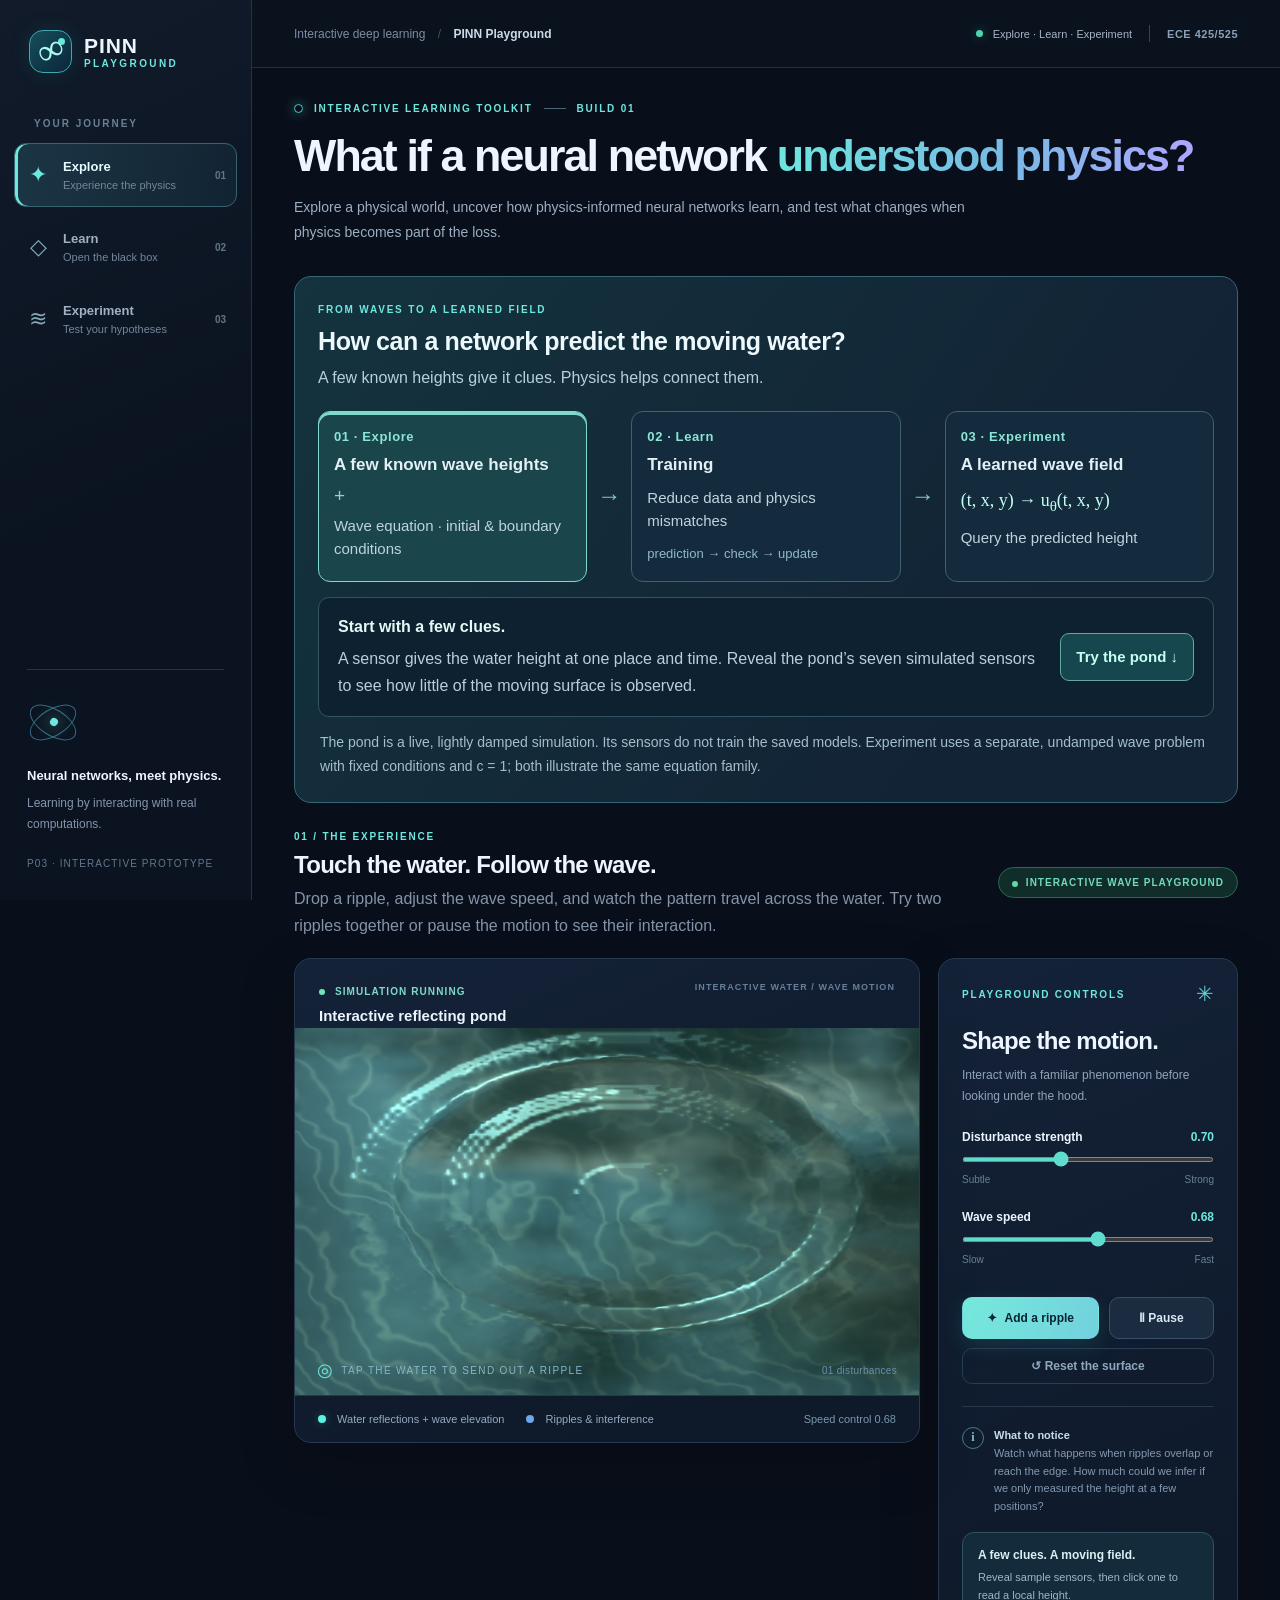
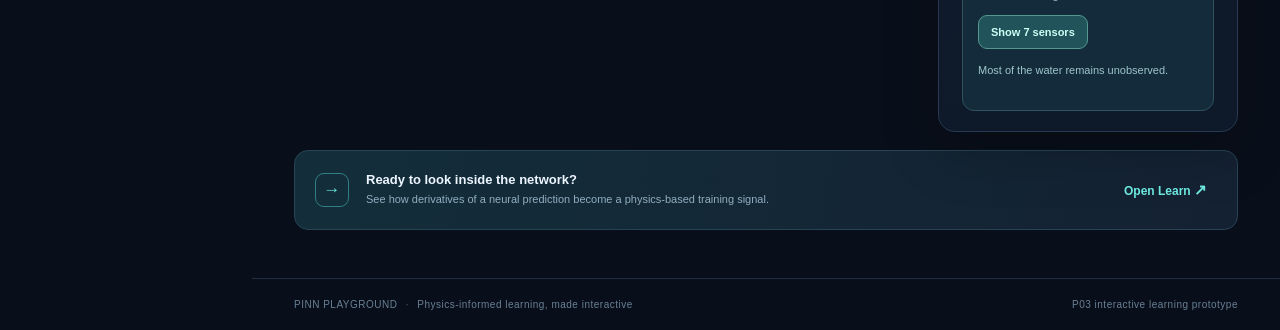
<file: pinn-playground/index.html>
<!doctype html>
<html lang="en">
<head>
  <meta charset="utf-8" />
  <meta name="viewport" content="width=device-width, initial-scale=1" />
  <meta name="theme-color" content="#0a101c" />
  <title>PINN Playground — Interactive Physics-Informed Learning</title>
  <link rel="stylesheet" href="styles.css" />
  <link rel="stylesheet" href="education.css" />
  <link rel="stylesheet" href="explore-to-experiment.css" />
  <link rel="stylesheet" href="wave-explainer.css" />
  <script defer src="model_data.js"></script>
  <script defer src="wrong_model_data.js"></script>
  <script defer src="pond_renderer.js"></script>
  <script defer src="water_cpu.js"></script>
  <script defer src="app.js"></script>
  <script defer src="g1_network.js"></script>
  <script defer src="linked_navigation.js"></script>
  <script defer src="explore-to-experiment.js"></script>
  <script defer src="wave-explainer.js"></script>
  <script defer src="plot-annotations.js"></script>
</head>
<body>
<div class="app-shell">
 <aside class="sidebar">
   <div class="logo"><div class="logo-art"><span class="logo-dot"></span><span class="logo-loop">∞</span></div><div class="logo-word"><b>PINN</b><small>PLAYGROUND</small></div></div>
   <div class="nav-group-label">YOUR JOURNEY</div>
   <nav class="side-links" aria-label="Sections">
     <button class="nav-link active" data-view="explore"><span class="nav-icon">✦</span><span><b>Explore</b><small>Experience the physics</small></span><span class="nav-index">01</span></button>
     <button class="nav-link" data-view="learn"><span class="nav-icon">◇</span><span><b>Learn</b><small>Open the black box</small></span><span class="nav-index">02</span></button>
     <button class="nav-link" data-view="experiment"><span class="nav-icon">≋</span><span><b>Experiment</b><small>Test your hypotheses</small></span><span class="nav-index">03</span></button>
   </nav>
   <div class="sidebar-bottom"><div class="tiny-orbit"><span></span><span></span><span></span></div><b>Neural networks, meet physics.</b><p>Learning by interacting with real computations.</p><span class="version">P03  ·  INTERACTIVE PROTOTYPE</span></div>
 </aside>
 <div class="workspace">
  <header class="topbar"><div class="breadcrumbs">Interactive deep learning <span>/</span> <b>PINN Playground</b></div><div class="topbar-right"><span class="live-dot"></span> Explore · Learn · Experiment <span class="topbar-divider"></span><span class="mini-mark">ECE 425/525</span></div></header>
  <main class="main-content">
   <div class="hero">
     <div class="eyebrow"><span class="eyebrow-pulse"></span> INTERACTIVE LEARNING TOOLKIT <span class="hero-line"></span> BUILD 01</div>
     <h1>What if a neural network <span>understood physics?</span></h1>
     <p>Explore a physical world, uncover how physics-informed neural networks learn, and test what changes when physics becomes part of the loss.</p>
   </div>
   <div class="mobile-tabs"><button class="active" data-view="explore">Explore</button><button data-view="learn">Learn</button><button data-view="experiment">Experiment</button></div>
   <section id="explore" class="view active">
     <div id="explore-learning-bridge"></div>
     <div class="section-heading"><div><span class="section-kicker">01 / THE EXPERIENCE</span><h2>Touch the water. Follow the wave.</h2><p>Drop a ripple, adjust the wave speed, and watch the pattern travel across the water. Try two ripples together or pause the motion to see their interaction.</p></div><span class="demo-pill"><span class="tiny-check"></span> INTERACTIVE WAVE PLAYGROUND</span></div>
     <div class="explore-grid">
       <div class="stage-card">
         <div class="stage-top"><div><span class="stage-status"><span></span> SIMULATION RUNNING</span><h3>Interactive reflecting pond</h3></div><span class="stage-label">INTERACTIVE WATER / WAVE MOTION</span></div>
         <div class="water-sample-stage">
           <canvas id="water-canvas" aria-label="Interactive simulated wave surface; click to add a ripple"></canvas>
           <div id="sensorOverlay" class="sensor-overlay" hidden aria-label="Seven sample measurement locations on the animated water"></div>
           <div class="canvas-hint"><span class="mouse-graphic">◎</span> TAP THE WATER TO SEND OUT A RIPPLE <span class="canvas-coord" id="rippleCounter">00 disturbances</span></div>
         </div>
         <div class="stage-footer"><div><span class="legend-spot cyan"></span> Water reflections + wave elevation</div><div><span class="legend-spot blue"></span> Ripples &amp; interference</div><div class="stage-fps">Speed control <span id="speedReadout">0.68</span></div></div>
       </div>
       <div class="controls-panel"><div class="panel-topline"><span class="small-kicker">PLAYGROUND CONTROLS</span><span class="sparkle">✳</span></div><h3>Shape the motion.</h3><p>Interact with a familiar phenomenon before looking under the hood.</p>
         <div class="control-row"><label for="dropStrength">Disturbance strength</label><span id="strengthReadout">0.70</span></div><input type="range" id="dropStrength" min="0.2" max="1.5" step="0.05" value="0.7"/>
         <div class="range-ends"><span>Subtle</span><span>Strong</span></div>
         <div class="control-row second"><label for="waveSpeed">Wave speed</label><span id="waveSpeedValue">0.68</span></div><input type="range" id="waveSpeed" min="0.30" max="1.00" step="0.02" value="0.68"/>
         <div class="range-ends"><span>Slow</span><span>Fast</span></div>
         <div class="button-pair"><button class="primary-btn" id="dropButton"><span>✦</span> Add a ripple</button><button class="secondary-btn" id="playButton">Ⅱ Pause</button></div>
         <button class="reset-btn" id="resetButton">↺ Reset the surface</button>
         <div class="panel-fact"><div class="fact-icon">i</div><p><b>What to notice</b><br/>Watch what happens when ripples overlap or reach the edge. How much could we infer if we only measured the height at a few positions?</p></div>
         <div class="observation-action"><div><b>A few clues. A moving field.</b><small>Reveal sample sensors, then click one to read a local height.</small></div><button id="sensorToggle" class="sensor-toggle" aria-pressed="false">Show 7 sensors</button><p id="sensorReadout" aria-live="polite">Most of the water remains unobserved.</p></div>
       </div>
     </div>
     <div class="bottom-strip"><div class="bottom-strip-icon">→</div><div><strong>Ready to look inside the network?</strong><span>See how derivatives of a neural prediction become a physics-based training signal.</span></div><button class="inline-link" data-go="learn">Open Learn <span>↗</span></button></div>
   </section>
   <section id="learn" class="view">
     <div class="section-heading">
       <div><span class="section-kicker">02 / UNDER THE HOOD</span><h2>How does a PINN learn from physics?</h2><p>Follow one prediction through the network, the governing equations, and the training objective. Each step is general: it applies to many differential-equation problems.</p></div>
       <span class="learn-guide-label">INTERACTIVE GUIDED EXPLANATION</span>
     </div>
     <div class="learn-principle"><div class="learn-principle-mark">✳</div><div><strong>Same neural network. One additional source of supervision.</strong><p>A PINN can use a familiar MLP or another architecture. What changes is <em>how the network learns</em>: measurements and mathematical constraints guide the same trainable parameters.</p></div></div>
     <nav class="lesson-rail" aria-label="PINN explanation steps" role="tablist">
       <button class="lesson-tab active" role="tab" aria-selected="true" data-lesson="predict"><span class="lesson-number">01</span><span><b>Predict</b><small>What does the network output?</small></span></button>
       <button class="lesson-tab" role="tab" aria-selected="false" data-lesson="rules"><span class="lesson-number">02</span><span><b>Define the problem</b><small>PDE · IC · BC · data</small></span></button>
       <button class="lesson-tab" role="tab" aria-selected="false" data-lesson="residual"><span class="lesson-number">03</span><span><b>Check the physics</b><small>Automatic differentiation</small></span></button>
       <button class="lesson-tab" role="tab" aria-selected="false" data-lesson="optimize"><span class="lesson-number">04</span><span><b>Train the PINN</b><small>Losses · backpropagation</small></span></button>
     </nav>
     <div class="learning-stage active" data-lesson-panel="predict" role="tabpanel">
       <div class="learning-stage-top"><span>STEP 01 · THE MODEL</span><b>One network, a continuous prediction</b></div>
       <div class="learn-canvas-layout">
         <div class="learn-figure">
           <div class="learn-figure-title">An ordinary neural network is our starting point</div>
           <div class="general-network-figure">
             <div class="network-io"><span>INPUT</span><b>z = (x, t)</b><small>Coordinates in space and time</small></div>
             <div class="flow-chevron">→</div>
             <div class="network-core">
                <div class="network-dots"><span>●</span><span>●</span><span>●</span><span>●</span></div>
                <div class="network-dots mid"><span>●</span><span>●</span><span>●</span><span>●</span></div>
                <div class="network-dots"><span>●</span><span>●</span><span>●</span><span>●</span></div>
                <b>Neural network · θ</b><small>Trainable weights</small>
             </div>
             <div class="flow-chevron">→</div>
             <div class="network-io result"><span>OUTPUT</span><b>u<sub>θ</sub>(z)</b><small>Predicted physical field</small></div>
           </div>
           <div class="fig-caption">The network represents a function. You can query its prediction at any coordinate in the domain.</div>
         </div>
         <div class="learn-detail">
            <span class="detail-eyebrow">THE BIG IDEA</span><h3>Represent an unknown physical field with a neural network</h3>
            <p>Just like a conventional neural network, a PINN maps input features to an output. For time-dependent physical systems, those features are often position and time.</p>
            <div class="learn-concept-pair"><div><b>What is θ?</b><small>The learnable network parameters.</small></div><div><b>What is u<sub>θ</sub>?</b><small>The model's current approximation of a quantity we want to know.</small></div></div>
            <div class="learn-next">But if observations are scarce, how do we know whether these predictions make sense? <b>Physics adds constraints.</b></div>
            <button class="learn-next-btn" data-next-lesson="rules">Next: Define the problem <span>→</span></button>
         </div>
       </div>
     </div>
     <div class="learning-stage" data-lesson-panel="rules" role="tabpanel" hidden>
       <div class="learning-stage-top"><span>STEP 02 · THE PHYSICAL PROBLEM</span><b>Four sources of information</b></div>
       <div class="learn-canvas-layout">
         <div class="learn-figure">
           <div class="learn-figure-title">Where do the constraints come from?</div>
           <div class="sample-selection" role="group" aria-label="Highlight constraint category">
              <button class="sample-pick active" data-samples="domain">PDE · interior</button>
              <button class="sample-pick" data-samples="initial">Initial</button>
              <button class="sample-pick" data-samples="boundary">Boundary</button>
              <button class="sample-pick" data-samples="observed">Observed</button>
           </div>
           <canvas id="general-samples-canvas" width="660" height="310" aria-label="Illustrative space-time domain and four constraint sampling locations"></canvas>
           <div class="sample-explanation" id="sampleDescription"><b>PDE / interior points</b> · Check the governing equation at locations without requiring the true solution there.</div>
         </div>
         <div class="learn-detail">
            <span class="detail-eyebrow">NOT EVERY TERM IS REQUIRED FOR EVERY PROBLEM</span><h3>Physical laws and conditions define a valid solution</h3>
            <div class="law-list">
              <div><span class="law-glyph pde">∂</span><p><b>Governing equation (PDE)</b><small>𝓕[u; z, μ] = 0 inside the domain. This is the governing PDE.</small></p></div>
              <div><span class="law-glyph ic">t₀</span><p><b>Initial conditions (IC)</b><small>u(x, t₀) = u₀(x), for a time-dependent problem.</small></p></div>
              <div><span class="law-glyph bc">∂Ω</span><p><b>Boundary conditions (BC)</b><small>𝓑[u] = g on the spatial boundary ∂Ω.</small></p></div>
              <div><span class="law-glyph obs">●</span><p><b>Observed data (optional)</b><small>Known values yᵢ at selected coordinates zᵢ.</small></p></div>
            </div>
            <p class="learn-note">The PDE tells us how a solution should behave; IC, BC, and any observations help select the solution relevant to the problem.</p>
            <button class="learn-next-btn" data-next-lesson="residual">Next: Check the physics <span>→</span></button>
         </div>
       </div>
     </div>
     <div class="learning-stage" data-lesson-panel="residual" role="tabpanel" hidden>
       <div class="learning-stage-top"><span>STEP 03 · THE PINN MECHANISM</span><b>From a physical law to a measurable residual</b></div>
       <div class="learn-canvas-layout">
         <div class="learn-figure">
           <div class="learn-figure-title">What happens at an unlabeled collocation point?</div>
           <div class="autodiff-flow">
             <div class="ad-main"><span>LOCATION</span><b>z<sub>f</sub></b><small>No label needed</small></div>
             <span class="ad-arrow">→</span>
             <div class="ad-main"><span>NETWORK</span><b>u<sub>θ</sub>(z<sub>f</sub>)</b><small>Model prediction</small></div>
             <span class="ad-arrow">→</span>
             <div class="ad-main ad-highlight"><span>AUTOMATIC DIFFERENTIATION</span><b>∂u<sub>θ</sub> / ∂z</b><small>And higher derivatives as required</small></div>
           </div>
           <div class="ad-down">↓</div>
           <div class="residual-bar"><div><span>INSERT INTO THE PDE</span><strong>r<sub>θ</sub>(z) = 𝓕[u<sub>θ</sub>; z, μ]</strong></div><div><span>PHYSICS LOSS</span><strong>ℒ<sub>physics</sub> = mean |r<sub>θ</sub>(z<sub>f</sub>)|²</strong></div></div>
           <div class="fig-caption">The residual measures how far the predicted function is from satisfying the governing equation at sampled points.</div>
         </div>
         <div class="learn-detail">
            <span class="detail-eyebrow">THE “AHA!” MOMENT</span><h3>Physics can supervise the model without exact solution labels</h3>
            <p>Automatic differentiation computes derivatives of the <em>network output with respect to its inputs</em>. We substitute those derivatives into the governing PDE.</p>
            <div class="learn-concept-pair vertical"><div><b>Small residual</b><small>The prediction approximately satisfies the equation at that sampled point.</small></div><div><b>Important limitation</b><small>A small PDE residual alone does not guarantee the correct solution; initial and boundary conditions still matter.</small></div></div>
            <div class="learn-next">The physics residual becomes one training signal alongside the other constraints.</div>
            <button class="learn-next-btn" data-next-lesson="optimize">Next: Train the PINN <span>→</span></button>
         </div>
       </div>
       <div id="wave-explainer"></div>
     </div>
     <div class="learning-stage" data-lesson-panel="optimize" role="tabpanel" hidden>
       <div class="learning-stage-top"><span>STEP 04 · OPTIMIZATION</span><b>Combine losses and update weights</b></div>
       <div class="learn-canvas-layout">
         <div class="learn-figure">
            <div class="learn-figure-title">How does training change?</div>
            <div class="training-toggle" role="group" aria-label="Training objective illustration"><button class="training-mode active" data-training="data">Conventional supervised learning</button><button class="training-mode" data-training="pinn">Physics-informed learning</button></div>
            <div class="objective-visual">
              <div class="objective-sources"><div class="obj-source data-source"><span>OBSERVATIONS</span><b>ℒ<sub>data</sub></b></div><div class="obj-source physics-source inactive" id="pinnLossSource"><span>PHYSICAL RULES</span><b>ℒ<sub>physics</sub> + ℒ<sub>IC</sub> + ℒ<sub>BC</sub></b></div></div>
              <div class="obj-arrow">↓</div>
              <div class="objective-output"><span>TRAINING OBJECTIVE</span><strong id="trainingFormula">ℒ = ℒ<sub>data</sub></strong></div>
              <div class="obj-arrow">↓</div>
              <div class="objective-update">Backpropagation → Optimizer → Updated network weights θ</div>
            </div>
            <div class="fig-caption" id="trainingExplanation">A supervised network can learn by fitting known target values.</div>
         </div>
         <div class="learn-detail">
            <span class="detail-eyebrow">THE GENERAL PINN OBJECTIVE</span><h3>Train against the physical constraints</h3>
            <div class="general-formula">ℒ<sub>PINN</sub> = λ<sub>f</sub>ℒ<sub>physics</sub> + λ<sub>IC</sub>ℒ<sub>IC</sub> + λ<sub>BC</sub>ℒ<sub>BC</sub> + λ<sub>d</sub>ℒ<sub>data</sub></div>
            <p>Each term penalizes a different requirement. Which terms appear—and their weights—depend on the problem. Observations are optional in a physics-driven forward PINN.</p>
            <details class="loss-formula-details"><summary>How is each loss computed? <span>⌄</span></summary><div class="loss-formula-grid"><div><b>Physics</b><code>mean |𝓕[u<sub>θ</sub>](z<sub>f</sub>)|²</code></div><div><b>Initial condition</b><code>mean |u<sub>θ</sub> − u₀|²</code></div><div><b>Boundary condition</b><code>mean |𝓑[u<sub>θ</sub>] − g|²</code></div><div><b>Optional data</b><code>mean |u<sub>θ</sub>(z<sub>d</sub>) − y|²</code></div></div></details>
            <div class="learn-concept-pair vertical"><div><b>Automatic differentiation, again</b><small>First it provides input derivatives for the PDE residual. Then backpropagation computes gradients of the total loss with respect to network weights θ.</small></div><div><b>Not a magic guarantee</b><small>Balancing constraints, sampling collocation points, and optimization can all affect accuracy.</small></div></div>
            <button class="learn-next-btn" data-next-lesson="predict">Restart explanation <span>↺</span></button>
         </div>
       </div>
     </div>
     <div class="learn-summary"><span class="learn-summary-icon">✦</span><div><b>What makes a PINN different?</b><p>It is the <em>training constraints</em>, not a special network layer. The same architecture can be trained with or without a physics residual term.</p></div><button class="inline-link" data-go="experiment">See the real experiment <span>↗</span></button></div>
     <div class="learn-concept-check"><div><span class="small-kicker">QUICK CONCEPT CHECK</span><h3>Can an interior collocation point contribute a physics loss without a measured target value?</h3><p>Try to answer before entering the experiment.</p></div><div class="concept-choices"><button type="button" data-concept-answer="yes">Yes</button><button type="button" data-concept-answer="no">No</button></div><p id="conceptFeedback" class="concept-feedback" aria-live="polite">Choose an answer to reveal why.</p></div>
   </section>
   <section id="experiment" class="view">
     <div class="section-heading"><div><span class="section-kicker">03 / THE EVIDENCE</span><h2>What changes when the loss includes physics?</h2><p>Compare real, offline-trained networks on one controlled benchmark, using prediction error, PDE residual, and training logs.</p></div><span class="demo-pill"><span class="tiny-check"></span> REAL TRAINED CHECKPOINTS</span></div>
     <div class="experiment-bridge">
       <div class="bridge-kicker">HOW THIS CONNECTS TO EXPLORE</div>
       <div class="bridge-row"><div><span>EXPLORE</span><b>Free interactive ripples</b><small>Different disturbances show how waves move and interact.</small></div><span class="bridge-arrow">→</span><div><span>EXPERIMENT</span><b>A controlled, simplified version</b><small>A controlled case of the same two-dimensional wave equation, with fixed initial and boundary conditions.</small></div></div>
       <p>Why simplify? This particular two-mode standing-wave problem has an <b>exact reference solution</b>, so we can measure whether changing the <em>training loss</em> changes the network's predictions. Known initial conditions do not generally yield a closed-form solution. Explore illustrates wave propagation; Experiment uses a separate, undamped controlled problem from the same equation family.</p>
       <div class="bridge-equation">SHARED EQUATION FAMILY <strong>u<sub>tt</sub> = c²(u<sub>xx</sub> + u<sub>yy</sub>)</strong><small>Training example: c = 1</small></div>
     </div>
     <div class="model-spec model-info-revised" id="actualTrainedModel">
  <div class="model-overview-head">
    <div>
      <span class="small-kicker">ACTUAL TRAINED MODEL</span>
      <h3>Inside the trained network</h3>
      <p>The first three runs share the same multilayer perceptron (MLP). Switching checkpoints changes learned parameters, not its architecture.</p>
    </div>
    <span class="model-active-label" id="g1CurrentModel">PINN · λ = 0.3</span>
  </div>
  <div class="model-quick-facts" aria-label="Model architecture and optimization">
    <span><b>3 → 48 → 48 → 48 → 1</b> <small>Network layers</small></span>
    <span><b>Tanh</b> <small>Activation</small></span>
    <span><b>4,945</b> <small>Parameters</small></span>
    <span><b>Adam · 1,250 steps</b> <small>Training</small></span>
  </div>
  <div class="model-network-view" id="g1Explorer">
    <div class="model-network-map">
      <div class="model-network-heading">
        <div><span class="small-kicker">FORWARD PASS</span><h4>From coordinates to prediction</h4></div>
        <span class="model-network-live">● Actual neuron activations</span>
      </div>
      <div class="model-network-canvas-wrap" tabindex="0" aria-label="Visual representation of a five-layer trained MLP; select a neuron to inspect">
        <canvas id="g1Graph" width="760" height="260" role="img" aria-label="Network layers and neuron activations calculated from actual exported weights"></canvas>
      </div>
      <div class="model-network-legend">
        <span><i class="model-legend-positive"></i> Positive</span>
        <span><i class="model-legend-negative"></i> Negative</span>
        <span><i class="model-legend-selected"></i> Selected</span>
        <small>Tap a neuron to inspect its value and strongest input weights.</small>
      </div>
    </div>
    <aside class="model-neuron-inspector">
      <div class="model-network-heading">
        <div><span class="small-kicker">NEURON INSPECTOR</span><h4>Inspect a computation</h4></div>
        <span class="model-current-time">t = <b id="g1TimeValue">0.76</b></span>
      </div>
      <div class="model-probe-sliders">
        <label for="g1X"><span>Position x <b id="g1XValue">0.47</b></span><input id="g1X" type="range" min="0" max="1" step="0.01" value="0.47"/></label>
        <label for="g1Y"><span>Position y <b id="g1YValue">0.54</b></span><input id="g1Y" type="range" min="0" max="1" step="0.01" value="0.54"/></label>
      </div>
      <div class="model-neuron-choice">
        <label for="g1LayerSelect">Layer<select id="g1LayerSelect"><option value="0">Inputs</option><option value="1" selected>Hidden layer 1</option><option value="2">Hidden layer 2</option><option value="3">Hidden layer 3</option><option value="4">Output</option></select></label>
        <label for="g1Unit">Neuron <span id="g1UnitCount">1 / 48</span><input id="g1Unit" type="range" min="1" max="48" step="1" value="1"/></label>
      </div>
      <div class="model-neuron-reading" aria-live="polite">
        <span>ACTIVATION <small id="g1SelectedLayer">Hidden 1</small></span>
        <strong id="g1Activation">—</strong>
        <small id="g1NeuronFormula">aⱼ = tanh(Σᵢ wⱼᵢ aᵢ + bⱼ)</small>
      </div>
      <div class="model-neuron-facts"><span>Weighted input <b id="g1Preactivation">—</b></span><span>Bias <b id="g1Bias">—</b></span></div>
      <div class="model-field-prediction">Final network output <strong>uθ = <b id="g1FieldOutput">—</b></strong></div>
    </aside>
  </div>
  <div class="model-experiment-foot">
    <p><b>Controlled benchmark:</b> 2D wave equation with c = 1, fixed initial/boundary conditions and zero initial velocity. <span>56 observations · 56 initial samples · 72 boundary samples · 34 initial-velocity samples · 112 collocation points/step.</span></p>
    <p><b>Training loss:</b> ℒ = 4ℒ<sub>data</sub> + 2ℒ<sub>IC</sub> + 1.5ℒ<sub>BC</sub> + 0.22ℒ<sub>IV</sub> + λ<sub>f</sub>ℒ<sub>physics</sub></p>
  </div>
  <p class="model-link-note">Use the checkpoint selector and evaluation-time slider in <b>Controlled Comparison</b> below. The network and comparison plots respond to the same selection.</p>
</div>
     <div class="experiment-card">
       <div class="experiment-head"><div><span class="small-kicker">CONTROLLED COMPARISON</span><h3>Select a checkpoint trained with a different physics weight</h3></div><span class="subtle-tag">ONLY λPHYSICS CHANGES</span></div>
       <div class="model-switch" role="group" aria-label="Select trained model"><button class="model-option" data-model="data"><b>MLP · no PDE loss</b><span>λ<sub>physics</sub> = 0</span></button><button class="model-option active" data-model="pinn"><b>PINN · same MLP</b><span>λ<sub>physics</sub> = 0.3</span></button><button class="model-option" data-model="strong"><b>PINN · same MLP</b><span>λ<sub>physics</sub> = 2.0</span></button></div>
       <div class="linked-result-line" id="linkedResultLine" aria-live="polite">
   <span class="linked-connection-icon" aria-hidden="true">↗</span>
   <div class="linked-result-copy"><b id="linkedResultModel">PINN · λ = 0.3</b><small>Shared selection: network above · prediction maps here · training history below</small></div>
   <button type="button" class="linked-text-action" id="linkedInspectNetwork">See network ↑</button>
   <button type="button" class="linked-text-action" id="linkedJumpHistoryFromResults">See loss curves ↓</button>
   <button type="button" class="linked-text-action linked-return" id="linkedReturnLimits" hidden>Back to physics test ↓</button>
 </div>
       <div class="time-row"><label for="expTime">Evaluation time <strong id="expTimeValue">t = 0.76</strong></label><input type="range" id="expTime" min="0" max="1" value="0.76" step="0.01" /></div>
       <div class="viz-three"><div class="heat-panel"><div class="heat-head"><span>01</span><b>Analytical reference</b></div><canvas id="ref-map" width="300" height="265"></canvas><small>Ground truth for the benchmark</small></div><div class="heat-panel"><div class="heat-head"><span>02</span><b>Network prediction</b></div><canvas id="pred-map" width="300" height="265"></canvas><small>Actual exported neural network weights</small></div><div class="heat-panel"><div class="heat-head"><span>03</span><b>Absolute prediction error</b></div><canvas id="err-map" width="300" height="265"></canvas><small>|u<sub>θ</sub> − u<sub>reference</sub>|</small></div></div>
       <div class="metric-row"><div><span>RELATIVE L2 ERROR AT THIS TIME</span><strong id="metricL2">—</strong></div><div><span>RMS PHYSICS RESIDUAL · PROBE GRID</span><strong id="metricResidual">—</strong></div><div><span>TRAINING PHYSICS WEIGHT</span><strong id="metricLambda">—</strong></div></div>
     </div>
     <div class="history-card"><div class="card-heading"><div><span class="small-kicker">OFFLINE TRAINING RECORD</span><h3>Inspect what the model learned during training</h3></div><span class="subtle-tag">LOGGED FROM PYTORCH</span></div><p class="inspector-intro">The model is trained offline; scrub a recorded step to inspect its actual loss values. This moves through <em>saved measurements</em>, not reconstructed intermediate model weights.</p>
       <div class="linked-history-context" id="linkedHistoryContext" aria-live="polite">
  <span><span class="linked-history-dot" aria-hidden="true"></span> Training curves for <b id="linkedHistoryModel">PINN · λ = 0.3</b><small>Saved optimization losses · independent of the evaluation-time slider.</small></span>
  <span class="linked-history-actions"><button type="button" class="linked-text-action" id="linkedHistoryViewResults">Prediction maps ↑</button><button type="button" class="linked-text-action linked-return" id="linkedHistoryReturnLimits" hidden>Back to physics test ↓</button></span>
</div><canvas id="history-canvas" width="1100" height="190" aria-label="Training loss curves. Click to inspect a logged step."></canvas><div class="history-legend"><span><i class="legend-spot cyan"></i> Total weighted loss</span><span><i class="legend-spot purple"></i> Observation MSE</span></div>
       <div class="training-inspector"><label for="historyStep">Recorded optimization step <strong id="historyStepValue">—</strong></label><input id="historyStep" type="range" min="0" max="50" value="50" step="1"/><div class="inspector-values"><div><small>Weighted total loss</small><b id="inspectorTotal">—</b></div><div><small>Observation MSE</small><b id="inspectorData">—</b></div><div><small>Training PDE loss (unweighted)</small><b id="inspectorPhysics">—</b></div></div></div>
       <p class="history-note">These curves come from PyTorch training logs. For the first three runs, only λphysics changes; λphysics = 0 removes the PDE residual term while other condition losses remain. The experiment is an illustrative single-seed prototype, not a published benchmark.</p></div>
     <div class="limits-lab" id="limitsLab"><div class="limits-title"><span class="small-kicker">CHECK THE LIMITS · A CONTROLLED TEST</span><h3>What if the physics we teach the network is wrong?</h3><p>Two actual PINNs were trained with identical MLP architecture, initial weights, observations, sampling schedule, optimization budget, and physics-loss weight (λ = 0.3). One was given the <b>correct wave speed c = 1.0</b>; the other was trained with the deliberately <b>incorrect speed c = 0.55</b>. Both are evaluated against the same true reference.</p></div>
       <div class="limits-choices"><button type="button" class="limit-option active" data-limit="correct"><span>Correct physical assumption</span><b>Training PDE: c = 1.0</b></button><button type="button" class="limit-option" data-limit="wrong"><span>Deliberately incorrect assumption</span><b>Training PDE: c = 0.55</b></button></div>
       <div class="linked-assumption-feedback" id="linkedAssumptionFeedback" role="status" aria-live="polite">
   <span class="linked-connection-icon" aria-hidden="true">↗</span>
   <div><b id="linkedAssumptionTitle">Correct-physics PINN selected</b><small id="linkedAssumptionDetail">This choice also controls the model inspector, prediction maps, and training history above.</small></div>
   <button type="button" class="linked-jump" id="linkedJumpResults">View updated results ↑</button>
   <button type="button" class="linked-jump linked-history-shortcut" id="linkedJumpHistory">View loss curves ↑</button>
 </div>
       <div class="limit-compare-grid"><div><span>PINN TRAINED WITH CORRECT RULE</span><canvas id="limits-correct" width="330" height="186" aria-label="Actual prediction from correct-physics PINN"></canvas><p>Evaluation relative L2: <b id="limitCorrectL2">—</b><br/>True-equation residual RMS: <b id="limitCorrectRes">—</b><br/>Training-equation residual RMS: <b id="limitCorrectAssumed">—</b></p></div><div><span>PINN TRAINED WITH WRONG RULE</span><canvas id="limits-wrong" width="330" height="186" aria-label="Actual prediction from wrong-physics PINN"></canvas><p>Evaluation relative L2: <b id="limitWrongL2">—</b><br/>True-equation residual RMS: <b id="limitWrongRes">—</b><br/>Training-equation residual RMS: <b id="limitWrongAssumed">—</b></p></div></div>
       <p class="limits-foot">The maps use the same evaluation time as above. The numbers beneath them are saved diagnostics over 1,200 space-time samples (relative L2) and 180 probes (residual RMS); they do not change with the time slider. The incorrect model can approximately satisfy its <em>assumed</em> equation while violating the true equation. Selecting a run also changes the detailed prediction and training-history views above. The lower loss under a wrong equation would not establish physical correctness.</p></div>
     <div class="linked-update-toast" id="linkedUpdateToast" hidden role="status" aria-live="polite">
   <span class="linked-toast-icon" aria-hidden="true">✓</span>
   <div><b id="linkedToastTitle">Model changed</b><small>Prediction maps, network, and training history updated.</small></div>
   <button type="button" class="linked-jump" id="linkedToastJump">View results ↑</button>
   <button type="button" class="linked-jump linked-toast-history" id="linkedToastJumpHistory">Loss curves ↑</button>
   <button type="button" class="linked-toast-close" id="linkedToastClose" aria-label="Dismiss update notice">×</button>
 </div>
     <div class="bottom-strip"><div class="bottom-strip-icon">✳</div><div><strong>A scientific comparison, not a guaranteed win.</strong><span>A lower residual does not automatically mean a lower prediction error. Inspect both metrics and their spatial patterns.</span></div></div>
   </section>
  </main>
  <footer><span>PINN PLAYGROUND <i>·</i> Physics-informed learning, made interactive</span><span>P03 interactive learning prototype</span></footer>
 </div>
</div>
</body>
</html>
</file>
<file: pinn-playground/styles.css>
:root{--bg:#090f1a;--left:#0d1522;--panel:#111d2d;--panel2:#172338;--border:#27334a;--muted:#8394ab;--muted2:#a0aec0;--text:#edf6ff;--cyan:#6de8df;--cyan2:#27b5c7;--purple:#aa9dff;--shadow:0 20px 55px rgba(0,0,0,.22)}*{box-sizing:border-box}html{scroll-behavior:smooth}body{margin:0;color:var(--text);background:var(--bg);font-family:Inter,ui-sans-serif,-apple-system,BlinkMacSystemFont,"Segoe UI",sans-serif;font-size:14px;-webkit-font-smoothing:antialiased}button,input{font:inherit}button{cursor:pointer}button:focus-visible,input:focus-visible{outline:2px solid var(--cyan);outline-offset:3px}button:disabled{opacity:.45;cursor:not-allowed}.app-shell{display:flex;min-height:100vh}.sidebar{width:252px;flex:none;background:linear-gradient(155deg,#111b2a,#0b1320 56%);border-right:1px solid #273145;min-height:100vh;padding:30px 14px;display:flex;flex-direction:column;position:sticky;top:0;height:100vh}.logo{display:flex;gap:12px;align-items:center;padding:0 15px 45px}.logo-art{position:relative;width:43px;height:43px;border:1px solid #3ca9ae;border-radius:14px;display:grid;place-items:center;background:linear-gradient(135deg,#164e59,#0b263a);box-shadow:0 0 22px #22beb51f}.logo-loop{font-family:Georgia,serif;font-size:37px;line-height:1;color:#aafaf1;transform:rotate(-26deg);margin-top:-4px}.logo-dot{position:absolute;background:#64e8d8;width:7px;height:7px;top:7px;right:6px;border-radius:50%}.logo-word{display:flex;flex-direction:column;line-height:1.15;letter-spacing:1px}.logo-word b{font-size:21px;letter-spacing:.9px}.logo-word small{font-size:10px;color:var(--cyan);font-weight:700;letter-spacing:2.4px}.nav-group-label{font-size:10px;letter-spacing:2px;color:#688097;font-weight:750;padding:0 20px 14px}.side-links{display:flex;flex-direction:column;gap:8px}.nav-link{width:100%;border:1px solid transparent;background:transparent;color:#a1b0c3;text-align:left;display:flex;align-items:center;gap:12px;border-radius:12px;padding:15px 10px;transition:background .2s,border-color .2s}.nav-link.active{background:linear-gradient(95deg,#1b3545,#16303f7f);border-color:#366571;box-shadow:inset 3px 0 0 var(--cyan);color:#e7fbff}.nav-link:hover{background:#1a2b3b}.nav-icon{font-size:22px;color:#84a9b8;width:26px;text-align:center;font-weight:400}.nav-link.active .nav-icon{color:var(--cyan)}.nav-link span:nth-child(2){flex:1;display:flex;flex-direction:column;gap:5px}.nav-link b{font-size:13px;font-weight:700}.nav-link small{font-size:11px;color:#73869c}.nav-index{font-size:10px;color:#607589;font-weight:600}.sidebar-bottom{margin-top:auto;margin-inline:13px;border-top:1px solid #253449;padding-top:25px}.sidebar-bottom b{display:block;font-size:13px;line-height:1.5}.sidebar-bottom p{font-size:12px;color:var(--muted);line-height:1.7;margin:8px 0 20px}.tiny-orbit{width:62px;height:55px;position:relative;margin-bottom:16px}.tiny-orbit span{position:absolute;border:1px solid #356b83;border-radius:50%;width:52px;height:27px;top:14px;left:0;transform:rotate(32deg)}.tiny-orbit span:nth-child(2){transform:rotate(-32deg)}.tiny-orbit span:nth-child(3){width:8px;height:8px;border:0;background:var(--cyan);top:23px;left:23px;box-shadow:0 0 18px var(--cyan)}.version{font-size:10px;color:#61788e;letter-spacing:1.1px}.workspace{min-width:0;flex:1}.topbar{height:68px;padding:0 42px;display:flex;align-items:center;justify-content:space-between;border-bottom:1px solid #222d41;background:#0c1421b8}.breadcrumbs{color:#7d8ca2;font-size:12px}.breadcrumbs span{color:#435369;margin:0 9px}.breadcrumbs b{color:#c9dce8;font-weight:600}.topbar-right{display:flex;align-items:center;gap:10px;color:#a7b4c6;font-size:11px}.live-dot{width:7px;height:7px;background:#4cd6b1;border-radius:50%;box-shadow:0 0 12px #4bd8aa60}.topbar-divider{width:1px;height:17px;background:#32435c;margin:0 7px}.mini-mark{color:#8ba0b9;font-weight:700;letter-spacing:.5px}.main-content{max-width:1440px;margin:auto;padding:35px 42px 48px}.eyebrow,.section-kicker,.small-kicker{font-weight:750;letter-spacing:1.8px;font-size:10px;color:var(--cyan)}.eyebrow{display:flex;gap:11px;align-items:center}.eyebrow-pulse{border:1px solid #3dd1c9;border-radius:50%;width:9px;height:9px;display:inline-block;box-shadow:0 0 12px #59ddd670}.hero-line{width:22px;height:1px;background:#486374}.hero{margin:0 0 31px}.hero h1{font-size:clamp(30px,3.5vw,46px);letter-spacing:-1.9px;line-height:1.2;margin:15px 0 12px;max-width:990px;font-weight:760}.hero h1 span{background:linear-gradient(100deg,#6ee6de,#78bae4 55%,#b0a5ff);-webkit-background-clip:text;background-clip:text;color:transparent}.hero p{font-size:14px;color:#9baec2;line-height:1.8;max-width:720px;margin:0}.view{display:none}.view.active{display:block;animation:fadein .25s ease}@keyframes fadein{from{opacity:.4;transform:translateY(5px)}to{opacity:1;transform:translateY(0)}}.section-heading{display:flex;gap:15px;align-items:center;justify-content:space-between;margin-bottom:19px}.section-heading h2{font-size:24px;letter-spacing:-.7px;margin:8px 0 6px}.section-heading p{color:var(--muted);font-size:12.5px;line-height:1.6;margin:0;max-width:800px}.demo-pill{border:1px solid #276955;border-radius:100px;padding:9px 13px;font-size:10px;font-weight:700;letter-spacing:1px;white-space:nowrap;color:#72d9bb;background:#102d29}.tiny-check{display:inline-block;width:6px;height:6px;background:#61d8aa;border-radius:50%;vertical-align:middle;margin-right:4px}.explore-grid{display:grid;grid-template-columns:minmax(0,2.05fr) minmax(300px,.92fr);gap:18px}.stage-card,.controls-panel,.lesson-card,.result-card,.experiment-card,.history-card{background:linear-gradient(155deg,#142238,#0e1929 85%);border:1px solid #273951;border-radius:17px;box-shadow:var(--shadow)}.stage-card{overflow:hidden;position:relative}.stage-top{display:flex;justify-content:space-between;align-items:start;padding:23px 24px 4px;position:relative;z-index:2}.stage-top h3{font-size:15px;margin:9px 0 0}.stage-status{font-size:10px;color:#7edaca;font-weight:700;letter-spacing:1.1px}.stage-status span{width:6px;height:6px;background:#72e4b9;display:inline-block;border-radius:50%;margin-right:6px}.stage-label{font-size:9px;letter-spacing:1.1px;color:#667f9a;font-weight:750}.stage-card canvas{display:block;width:100%;height:367px;touch-action:none;cursor:crosshair}.canvas-hint{position:absolute;bottom:65px;left:22px;right:22px;display:flex;align-items:center;font-size:10px;letter-spacing:1.35px;color:#87b7c7;pointer-events:none}.mouse-graphic{color:var(--cyan);font-size:18px;margin-right:7px}.canvas-coord{margin-left:auto;font-size:10px;color:#6a90a8;letter-spacing:.3px}.stage-footer{border-top:1px solid #28374d;padding:17px 23px;display:flex;align-items:center;gap:22px;font-size:11px;color:#96a9c0}.legend-spot{display:inline-block;width:8px;height:8px;border-radius:50%;margin-right:8px}.legend-spot.cyan{background:#5af3e1;box-shadow:0 0 10px #5af3e142}.legend-spot.blue{background:#6ca6ed}.legend-spot.purple{background:#a599ff}.stage-fps{margin-left:auto;color:#7998ac}.controls-panel{padding:23px 23px 20px}.panel-topline{display:flex;justify-content:space-between;align-items:center}.sparkle{font-size:21px;color:#63d3d9}.controls-panel h3{font-size:24px;line-height:1.2;letter-spacing:-.7px;margin:21px 0 9px}.controls-panel>p{color:#91a4b9;font-size:12px;line-height:1.75;margin:0 0 23px}.control-row{display:flex;align-items:center;justify-content:space-between;gap:10px;margin:0 0 13px;font-size:12px;font-weight:600}.control-row span{font-size:12px;color:var(--cyan);font-variant-numeric:tabular-nums}.control-row.second{margin-top:25px}input[type=range]{width:100%;accent-color:#60dccf;cursor:pointer;display:block;margin:0;height:5px}.range-ends{display:flex;justify-content:space-between;font-size:10px;color:#697f96;margin-top:12px}.button-pair{display:grid;grid-template-columns:1fr .77fr;gap:10px;margin-top:32px}.primary-btn,.secondary-btn,.reset-btn{border-radius:10px;border:1px solid transparent;padding:13px 10px;font-size:12px;font-weight:750}.primary-btn{background:linear-gradient(110deg,#76e9db,#72d1de);color:#082431;box-shadow:0 7px 20px #27aea72c}.primary-btn:hover{filter:brightness(1.1)}.primary-btn span{margin-right:5px}.secondary-btn{background:#1b2b40;color:#dae8f4;border-color:#38506a}.secondary-btn:hover,.reset-btn:hover{background:#28405b}.reset-btn{width:100%;color:#8ea7bd;background:transparent;border-color:#293d54;margin-top:9px;padding:10px}.panel-fact{display:flex;gap:10px;border-top:1px solid #293a50;margin-top:22px;padding-top:20px}.fact-icon{display:grid;place-items:center;width:22px;height:22px;flex:none;border:1px solid #477b89;border-radius:50%;font-family:Georgia;color:#78c8d5;font-weight:bold;font-size:12px}.panel-fact p{margin:0;color:#8498b1;font-size:11px;line-height:1.62}.panel-fact b{color:#c6dcec}.bottom-strip{margin-top:18px;border:1px solid #284454;border-radius:14px;background:linear-gradient(100deg,#132e3a,#142132);display:flex;align-items:center;gap:17px;padding:18px 20px}.bottom-strip-icon{display:grid;place-items:center;width:34px;height:34px;flex:none;border-radius:9px;border:1px solid #327e85;color:var(--cyan);font-size:17px}.bottom-strip>div:nth-child(2){flex:1;display:flex;flex-direction:column;gap:5px}.bottom-strip strong{font-size:13px}.bottom-strip span{color:#91aec0;font-size:11px;line-height:1.45}.inline-link{color:var(--cyan);border:0;background:transparent;font-weight:750;font-size:12px;white-space:nowrap;padding:10px}.inline-link span{color:inherit;font-size:15px}.mobile-tabs{display:none}footer{border-top:1px solid #222f42;padding:20px 42px;color:#698096;display:flex;justify-content:space-between;gap:10px;font-size:10px;letter-spacing:.5px}footer i{font-style:normal;color:#416075;margin:0 5px}
/* Learn */.learn-flow{display:flex;align-items:stretch;gap:6px;margin:21px 0 18px}.flow-box{min-width:0;flex:1;border-radius:12px;border:1px solid #35415b;background:#15233a;padding:17px 14px 15px;position:relative}.flow-box.neural{background:#1a293c;border-color:#3e6177}.flow-box.highlight-flow{background:#15343c;border-color:#388384}.flow-number{font-size:10px;color:#71bcd1;font-weight:750;letter-spacing:1px;margin-bottom:14px}.flow-box b{display:block;font-size:13px}.flow-box p{font-family:Georgia,"Times New Roman",serif;margin:13px 0;font-size:15px;color:#86e4da}.flow-box small{font-size:10px;color:#7890a9}.flow-arrow{display:flex;align-items:center;font-size:25px;color:#578c94}.learn-grid{display:grid;grid-template-columns:1fr 1fr;gap:18px}.lesson-card,.result-card{padding:24px;min-height:401px}.card-heading{display:flex;align-items:start;justify-content:space-between;gap:12px}.card-heading h3{font-size:22px;letter-spacing:-.6px;margin:8px 0 12px}.subtle-tag{background:#192d3c;border:1px solid #355161;color:#99bfca;border-radius:100px;font-size:9px;letter-spacing:1px;padding:8px 11px;font-weight:700;white-space:nowrap}.lesson-card>p{font-size:12px;color:#8aa0b7;line-height:1.65;margin:0 0 22px}.probe-controls{display:grid;grid-template-columns:repeat(3,minmax(0,1fr));gap:14px}.probe-controls label{display:block;font-size:11px;color:#a7b9cd;font-weight:600;margin-bottom:14px}.probe-controls label span{display:block;color:var(--cyan);margin-top:5px;font-variant-numeric:tabular-nums}.probe-mini{border-top:1px solid #2c3e50;margin-top:24px;padding-top:16px;display:flex;align-items:center;gap:20px}.probe-mini canvas{width:50%;max-height:135px;border:1px solid #284154;border-radius:9px}.probe-mini>div{flex:1}.probe-mini p{font-size:11px;color:#8c9eb5;line-height:1.65}.probe-coordinate{display:inline-block;color:#7bdad2;background:#18373f;border-radius:7px;padding:7px 10px;font-size:11px;font-variant-numeric:tabular-nums}.value-tiles{display:grid;grid-template-columns:1fr 1fr;gap:12px}.value-tiles>div{background:#101c2d;border:1px solid #2c3b50;border-radius:10px;padding:14px}.value-tiles span,.value-tiles small{display:block;font-size:10px;color:#8ea1b5}.value-tiles strong{display:block;font-size:25px;letter-spacing:-.7px;margin:11px 0;color:#e4f8fc;font-variant-numeric:tabular-nums}.value-tiles small{font-family:Georgia,serif}.residual-result{border:1px solid #377880;border-radius:10px;background:linear-gradient(90deg,#193945,#13313c);margin-top:13px;display:flex;align-items:center;justify-content:space-between;padding:14px;gap:10px}.residual-result span{font-size:9px;letter-spacing:1.3px;color:#69d9d8;font-weight:700}.residual-result p{font-size:12px;color:#b5d4dd;margin:5px 0 0;font-family:Georgia,serif}.residual-result strong{font-size:25px;color:#84f7e7;font-variant-numeric:tabular-nums}.result-note{display:flex;gap:11px;margin-top:15px}.result-note>span{font-size:17px;color:var(--cyan)}.result-note p{color:#93afbd;font-size:11px;line-height:1.65;margin:0}.result-note b{color:#d1e9e6}.concept-strip{display:grid;grid-template-columns:1fr 60px 1fr;border:1px solid #2c3c52;border-radius:14px;margin-top:18px;background:#111d2b;overflow:hidden}.concept-strip>div:first-child,.concept-strip>div:last-child{padding:21px 23px}.concept-strip h3{font-size:15px;margin:11px 0 7px}.concept-strip h3 em{font-style:normal;color:var(--cyan)}.concept-strip p{color:#879bb2;margin:0;font-size:11px;line-height:1.65}.compare-line{display:grid;place-items:center;border-left:1px solid #243a4c;border-right:1px solid #243a4c}.compare-line span{font-size:22px;color:var(--cyan)}
/* Experiment */.experiment-card{padding:24px}.experiment-head{display:flex;justify-content:space-between;align-items:center}.experiment-head h3{font-size:21px;letter-spacing:-.3px;margin:8px 0 0}.model-switch{display:grid;grid-template-columns:repeat(3,1fr);gap:10px;margin:23px 0}.model-option{text-align:left;border-radius:11px;padding:14px 16px;background:#121f30;border:1px solid #354458;color:#b6c6d7;display:flex;flex-direction:column;gap:5px}.model-option.active{background:linear-gradient(120deg,#1a4748,#123840);border-color:#5fbabb;box-shadow:inset 3px 0 #73ebde;color:#e5fffe}.model-option:hover{border-color:#7297a8}.model-option b{font-size:12px}.model-option span{font-size:11px;color:#86a4af}.time-row{display:flex;gap:16px;align-items:center;margin-bottom:20px}.time-row label{white-space:nowrap;color:#94a8bb;font-size:11px}.time-row strong{color:var(--cyan);margin-left:10px}.time-row input{flex:1}.viz-three{display:grid;grid-template-columns:repeat(3,minmax(0,1fr));gap:14px}.heat-panel{min-width:0;background:#0d1725;border:1px solid #304158;border-radius:11px;overflow:hidden}.heat-head{display:flex;align-items:center;gap:8px;padding:12px 13px}.heat-head span{font-size:9px;color:#78cbd2}.heat-head b{font-size:12px}.heat-panel canvas{display:block;width:100%;height:204px;image-rendering:auto}.heat-panel small{display:block;color:#7f95a8;font-size:10px;padding:11px 13px;line-height:1.35}.metric-row{display:grid;grid-template-columns:repeat(3,1fr);gap:12px;margin-top:16px}.metric-row>div{border:1px solid #304b5b;background:#132638;padding:16px;border-radius:11px}.metric-row span{display:block;color:#7d9eb4;font-size:9px;letter-spacing:.8px;font-weight:700;min-height:25px}.metric-row strong{font-size:24px;color:#85eddf;display:block;margin-top:5px;font-variant-numeric:tabular-nums}.history-card{padding:24px;margin-top:18px}.history-card canvas{width:100%;height:175px;display:block;margin-top:8px}.history-legend{display:flex;gap:20px;color:#91a6b9;font-size:11px}.history-note{margin:15px 0 0;color:#8094aa;font-size:10px;line-height:1.6}
@media(max-width:1250px){.sidebar{width:216px}.main-content{padding:31px 25px}.topbar{padding:0 25px}.explore-grid{grid-template-columns:1.6fr 1fr}.controls-panel{padding:19px}.stage-card canvas{height:343px}}@media(max-width:980px){.sidebar{display:none}.main-content{padding:26px}.mobile-tabs{display:flex;gap:8px;margin-bottom:23px}.mobile-tabs button{padding:9px 14px;border:1px solid #2d4655;background:#142136;color:#9dadc0;border-radius:10px}.mobile-tabs button.active{border-color:#59aea8;color:#77e9d9}.stage-card canvas{height:330px}}@media(max-width:750px){.topbar{padding:0 17px}.mini-mark,.topbar-divider{display:none}.main-content{padding:22px 14px 36px}.hero h1{font-size:32px}.section-heading{align-items:start;flex-direction:column}.explore-grid,.learn-grid{grid-template-columns:1fr}.stage-card canvas{height:320px}.learn-flow{display:grid;grid-template-columns:1fr 16px 1fr}.flow-arrow{display:none}.concept-strip{grid-template-columns:1fr}.compare-line{height:35px}.viz-three{grid-template-columns:1fr}.heat-panel canvas{height:240px}.metric-row{grid-template-columns:1fr}.experiment-head{align-items:start;flex-direction:column;gap:9px}.model-switch{grid-template-columns:1fr}.time-row{flex-direction:column;align-items:stretch}.bottom-strip{flex-wrap:wrap}.inline-link{margin-left:auto}footer{padding:18px;flex-direction:column}}@media(max-width:460px){.hero h1{font-size:27px}.topbar-right{font-size:9px}.breadcrumbs{font-size:10px}.stage-top{padding:18px}.stage-card canvas{height:260px}.stage-footer{gap:10px;padding:14px;font-size:9px}.controls-panel{padding:19px}.probe-controls{grid-template-columns:1fr}.probe-mini{flex-direction:column}.probe-mini canvas{width:100%}}

.generic-principle{background:linear-gradient(100deg,#102f37,#142438);border:1px solid #2b6d75;border-radius:12px;padding:14px 19px;display:flex;gap:18px;align-items:center;margin:13px 0 0}.generic-principle strong{flex:none;color:#7de4df;font-size:10px;letter-spacing:1.3px}.generic-principle span{color:#b1c8d7;font-size:12px;line-height:1.6}.generic-principle em{font-family:Georgia,serif;color:#d2e8ee;font-size:14px;font-style:normal}@media(max-width:600px){.generic-principle{align-items:start;flex-direction:column;gap:7px}}

/* The water is a reflective pool, not a gridded height-mesh plot. */
#water-canvas{cursor:crosshair;touch-action:manipulation;background:radial-gradient(ellipse at 50% 30%,#275b64,#0b2529)}

/* v3: structured Learn page adapted from the P03 brainstorming sheet.
 * White lesson cards deliberately separate explanation from the dark live-compute panels.
 */
.learn-intro{display:flex;align-items:flex-start;gap:15px;border:1px solid #315f72;background:linear-gradient(125deg,#132f40,#13253a);padding:16px 19px;border-radius:13px;color:#c9e3ee;font-size:13px;line-height:1.72;margin-bottom:17px}
.learn-intro b{color:#f4fcff}.learn-intro em{font-style:normal;color:#83f1e2;font-weight:700}.intro-star{display:grid;place-items:center;flex:none;border:1px solid #3d8692;background:#1f5364;border-radius:11px;width:33px;height:33px;color:#a2faf0;font-size:22px}
.learn-lesson-grid{display:grid;grid-template-columns:repeat(3,minmax(0,1fr));align-items:stretch;gap:14px}
.learn-chapter{background:#f7faff;color:#24354e;border:1px solid #b8c9e1;border-radius:15px;padding:19px 17px 16px;min-width:0;box-shadow:0 14px 25px #00000024;display:flex;flex-direction:column;gap:12px}
.chapter-head{display:flex;gap:10px;align-items:center;padding-bottom:9px;border-bottom:1px solid #e0e8f3}
.chapter-index{flex:none;width:31px;height:31px;border-radius:50%;display:grid;place-items:center;color:#fff;font-size:15px;background:#286ee2;box-shadow:0 5px 11px #2467d13f;font-weight:750}
.chapter-head h3{margin:0;color:#172d51;font-size:16px;letter-spacing:-.25px;line-height:1.25}
.chapter-head p{margin:3px 0 0;color:#66819f;font-size:10.5px;line-height:1.3}
.chapter-intro{font-size:12px;line-height:1.63;color:#566b87;margin:0;min-height:90px}
.chapter-intro b{color:#234b84}
.nn-visual{border:1px solid #dce5f2;background:#fff;border-radius:10px;padding:10px 7px;display:flex;align-items:center;justify-content:space-between;gap:3px;min-height:113px}
.nn-inout{flex:none;width:65px;display:flex;flex-direction:column;align-items:center;justify-content:center;gap:5px;background:#eaf3ff;border-radius:8px;min-height:49px;border:1px solid #cae0fb}
.nn-inout b{font-family:Georgia,'Cambria Math',serif;font-size:14px;color:#184b95;font-weight:650;white-space:nowrap}.nn-inout small{font-size:9px;color:#6682a5}
.nn-inout.output{width:58px;background:#eaf8ff}.nn-arrow{color:#88a8ce;font-size:18px;font-weight:700;flex:none}
.nn-svg{width:100%;min-width:70px;height:90px}
.learning-subhead{display:flex;gap:10px;align-items:baseline;justify-content:space-between;margin-top:2px}.learning-subhead b{color:#203854;font-size:12px}.learning-subhead small{color:#7a8da6;font-size:10px}
.learn-chart{display:block;width:100%;height:150px;min-width:0;background:#fff;border:1px solid #dce6f3;border-radius:9px}
.equation-box{padding:12px 12px 11px;border-radius:9px;background:#e9f1fc;border:1px solid #d2e2f5;display:flex;flex-direction:column;gap:6px}
.equation-box span{font-size:10px;font-weight:750;letter-spacing:.7px;color:#386aa8;text-transform:uppercase}
.equation-box strong{font-family:Georgia,'Cambria Math',serif;font-size:14px;font-weight:550;line-height:1.5;overflow-wrap:anywhere;color:#234a82}
.equation-box small{font-size:10.5px;color:#677e9b;line-height:1.4}
.equation-box.blue{margin-top:auto}.equation-box.gold{background:#fff7e6;border-color:#f5dbaf}.equation-box.gold strong{color:#7b5723}.equation-box.gold span{color:#a87934}
.physics-example{background:#eaf0fb;border:1px solid #d8e2f5;border-radius:9px;padding:11px;display:flex;flex-direction:column;align-items:center;gap:4px}
.physics-example span{font-size:9px;letter-spacing:.8px;font-weight:800;color:#5575a0}.physics-example strong{font-family:Georgia,'Cambria Math',serif;font-size:20px;color:#1f5598;font-weight:500}.physics-example small{text-align:center;color:#6b82a0;font-size:10px}
.physics-mini-flow{display:flex;gap:6px;align-items:center;justify-content:space-between;padding:0 2px}
.physics-mini-flow>span{font-size:17px;color:#87a0be}.physics-mini-flow>div{display:flex;flex-direction:column;align-items:center;justify-content:center;gap:3px;flex:1;min-width:0;border:1px solid #d6e1f0;background:#fff;padding:8px 4px;border-radius:7px;color:#3561a4;font-weight:750;font-family:Georgia,serif;font-size:15px;min-height:60px}
.physics-mini-flow>div small{font-family:Inter,system-ui,sans-serif;color:#71849e;font-weight:500;font-size:8.5px;text-align:center}
.physics-mini-flow>div.auto-diff-node{background:#e7f0ff;color:#2169d3;border-color:#aac8f3}
.sample-legend{display:flex;flex-wrap:wrap;gap:11px 15px;font-size:9.5px;color:#536b85;font-weight:600}.sample-legend span{display:inline-flex;align-items:center;gap:5px}.sample-dot{display:inline-block;width:8px;height:8px;border-radius:50%}.sample-data{background:#3489e9}.sample-physics{background:#df9040}
.learning-caption{color:#607997;font-size:10px;line-height:1.5;margin:0}
.loss-ingredients{display:flex;flex-direction:column;gap:7px}
.loss-item{display:flex;gap:9px;align-items:center;padding:8px;border:1px solid #dfe6ef;background:white;border-radius:9px;min-height:53px}
.loss-glyph{flex:none;display:grid;place-items:center;width:32px;height:34px;border-radius:8px;font-size:14px;font-weight:800}
.loss-glyph.data{color:#2b73cd;background:#e7f2ff}.loss-glyph.physics{color:#c7772d;background:#fff0dd;font-size:21px}.loss-glyph.initial{color:#12939c;background:#e2f7f7;font-size:10px}.loss-glyph.boundary{color:#8556bf;background:#f2ebfc;font-size:17px}.loss-glyph.velocity{color:#6879b6;background:#ebefff;font-size:20px}
.loss-item>div{min-width:0}.loss-item b{display:flex;justify-content:space-between;gap:6px;font-size:10.8px;line-height:1.2;color:#1d3150}.loss-item b em{font-family:Georgia,serif;font-weight:600;font-size:11px;color:#4774a6;white-space:nowrap}.loss-item small{display:block;font-size:9.6px;line-height:1.45;color:#6f83a0;margin-top:4px}
.total-loss{margin-top:auto;padding:11px;background:#eaf3ff;border:1px solid #ccdef6;border-radius:10px;display:flex;flex-direction:column;gap:5px}
.total-loss span{font-size:9.5px;color:#3565a6;font-weight:800;letter-spacing:.7px}.total-loss strong{font-family:Georgia,'Cambria Math',serif;font-size:12.7px;line-height:1.7;color:#21518c;font-weight:650;overflow-wrap:anywhere}.total-loss small{font-size:10px;color:#6d809d}
.learning-aha{display:flex;align-items:flex-start;gap:10px;background:#fff5d7;border:1px solid #f5dc91;border-radius:9px;padding:10px;color:#715321}.learning-aha>span{font-size:20px;color:#bd8108}.learning-aha p{font-size:10.7px;line-height:1.5;margin:0}.learning-aha em{font-style:normal;font-weight:750}
.takeaway-panel{border:1px solid #396c7a;background:linear-gradient(100deg,#14283c,#102336);padding:16px 20px 18px;border-radius:13px;margin-top:17px}
.takeaway-title{display:flex;align-items:center;gap:10px;margin-bottom:13px}.takeaway-symbol{width:27px;height:27px;border-radius:8px;background:#226579;color:#b1fff0;display:grid;place-items:center;font-size:18px}.takeaway-title b{font-size:14px;color:#f3fdff}.takeaway-title>span:last-child{color:#9fbac9;font-size:11px;margin-left:4px}
.takeaway-steps{display:grid;grid-template-columns:repeat(4,1fr);gap:10px}.takeaway-steps>div{padding:11px;min-height:82px;border:1px solid #315167;border-radius:9px;background:#152e42;display:flex;flex-direction:column;gap:6px;position:relative;padding-left:38px}.takeaway-steps>div>span{display:grid;place-items:center;background:#1d6b96;color:#dafaff;width:22px;height:22px;border-radius:50%;font-size:11px;font-weight:800;position:absolute;left:10px;top:10px}.takeaway-steps b{font-size:11px;color:#f2fbff}.takeaway-steps small{font-size:10px;line-height:1.5;color:#a5bdc9}
.numerical-inspector{background:linear-gradient(140deg,#132338,#0b1829);border:1px solid #30506c;border-radius:14px;margin-top:16px;overflow:hidden}
.numerical-inspector>summary{cursor:pointer;display:flex;align-items:center;gap:13px;padding:16px 20px;list-style:none}
.numerical-inspector>summary::-webkit-details-marker{display:none}
.inspector-icon{flex:none;width:33px;height:33px;display:grid;place-items:center;border-radius:10px;background:#153d4e;border:1px solid #367585;color:#7bead9;font-size:19px}
.numerical-inspector summary span:nth-child(2){display:flex;flex-direction:column;gap:5px}.numerical-inspector summary b{color:#f1ffff;font-size:13px}.numerical-inspector summary small{font-size:11px;color:#96abbd}.inspector-chevron{margin-left:auto;font-size:24px;color:#7fc7cd;transition:transform .2s}.numerical-inspector[open] .inspector-chevron{transform:rotate(180deg)}.inspector-content{border-top:1px solid #30465a;padding:19px}.inspector-intro{line-height:1.6;color:#9fc1d0;font-size:12px;margin-bottom:17px}.inspector-intro b{color:#d9f5fa}.numerical-inspector .learn-grid{margin-top:0}
/* v3: transparent training model specification and continuity from Explore. */
.experiment-bridge{border:1px solid #387b83;background:linear-gradient(125deg,#102c3b,#15273b 65%,#19233a);border-radius:15px;padding:19px 21px;margin-bottom:17px}
.bridge-kicker{font-size:10px;letter-spacing:1.4px;color:#79e0db;font-weight:750}
.bridge-row{display:grid;grid-template-columns:1fr 40px 1fr;gap:9px;align-items:center;margin-top:13px}
.bridge-row>div{min-width:0;background:#173344;border:1px solid #355b6f;border-radius:10px;padding:13px 14px;display:flex;flex-direction:column;gap:5px;min-height:86px}
.bridge-row>div>span{font-size:9px;letter-spacing:1.3px;color:#76b6cd;font-weight:800}.bridge-row b{font-size:15px;color:#f0fbff}.bridge-row small{font-size:11px;color:#a0c0d0;line-height:1.5}.bridge-arrow{text-align:center;color:#80e9e0;font-size:25px}
.experiment-bridge>p{color:#b9d0dc;font-size:12px;line-height:1.6;margin:13px 0 8px}.experiment-bridge>p b{color:white}.experiment-bridge>p em{font-style:normal;color:#8cefe6;font-weight:750}
.bridge-equation{border-top:1px solid #3a6171;padding-top:12px;color:#8abacc;font-weight:700;display:flex;align-items:center;gap:12px;font-size:10px;letter-spacing:.9px}.bridge-equation strong{font-family:Georgia,'Cambria Math',serif;font-size:17px;color:#9beddf;letter-spacing:0;font-weight:600}
.model-spec{background:linear-gradient(155deg,#17243a,#101d31);border:1px solid #36536e;border-radius:15px;padding:21px 23px;margin-bottom:18px}
.model-spec-title{display:flex;align-items:center;justify-content:space-between;gap:10px}.model-spec-title h3{margin:6px 0 0;font-size:19px;letter-spacing:-.35px}.model-spec-summary{font-size:12px;line-height:1.7;color:#aabfd2;margin:15px 0 15px}.model-spec-summary b{color:#e3f6fe}
.model-spec-grid{display:grid;grid-template-columns:repeat(4,minmax(0,1fr));gap:9px}
.model-spec-grid>div{border:1px solid #31526b;border-radius:10px;background:#122b41;padding:12px 11px;min-width:0;display:flex;flex-direction:column;gap:7px}
.model-spec-grid span{color:#79c6d5;font-size:9px;font-weight:800;letter-spacing:1px}.model-spec-grid b{color:#f0fdff;font-size:13px;line-height:1.3}.model-spec-grid small{color:#8eacc1;font-size:10px;line-height:1.5}
.model-loss-equation{display:flex;align-items:center;gap:13px;flex-wrap:wrap;border-top:1px solid #2a485d;margin-top:14px;padding-top:14px}.model-loss-equation span{color:#76bbc8;font-weight:750;font-size:10px;letter-spacing:.7px}.model-loss-equation strong{font-family:Georgia,'Cambria Math',serif;color:#c6e8f5;font-size:14px;font-weight:550;line-height:1.6}
.model-future{color:#9eb4c7;font-size:11px;line-height:1.65;margin:12px 0 0}.model-future b{color:#c4e3ef}.model-future em{font-style:normal;color:#92ede0;font-weight:800}
@media(max-width:1250px){.learn-lesson-grid{grid-template-columns:repeat(3,minmax(0,1fr));gap:10px}.learn-chapter{padding:16px 12px}.nn-inout{width:53px}.nn-inout.output{width:49px}.nn-svg{min-width:54px}.chapter-head h3{font-size:14.5px}.model-spec-grid{grid-template-columns:repeat(2,minmax(0,1fr))}}
@media(max-width:950px){.learn-lesson-grid{grid-template-columns:1fr;gap:16px}.learn-chapter{padding:19px;gap:13px}.chapter-intro{min-height:0}.nn-svg{max-width:160px}.learn-chart{max-width:560px;height:172px}.takeaway-steps{grid-template-columns:repeat(2,1fr)}.learn-lesson-grid .total-loss{margin-top:7px}.bridge-row{grid-template-columns:1fr 27px 1fr}}
@media(max-width:650px){.learn-intro{font-size:12px}.takeaway-title{align-items:flex-start;flex-wrap:wrap}.takeaway-title>span:last-child{width:100%;margin-left:0}.takeaway-steps{grid-template-columns:1fr}.model-spec-title{flex-direction:column;align-items:flex-start}.model-spec-grid{grid-template-columns:1fr}.bridge-row{grid-template-columns:1fr;gap:3px}.bridge-arrow{transform:rotate(90deg)}.bridge-equation{flex-wrap:wrap}.model-loss-equation strong{font-size:12px}.learn-chapter{padding:15px}.chapter-intro{font-size:11.5px}}

.observed-tip{background:#f0f5fc;border:1px dashed #c9d7ea;border-radius:9px;color:#5f7695;line-height:1.6;font-size:10.5px;padding:10px 11px}.observed-tip b{color:#24528b}.bridge-equation small{font-size:10px;color:#8cb5c7;letter-spacing:0;font-weight:500}

/* V4: a progressive, general PINN guided explainer. Domain-independent. */
.learn-guide-label{border:1px solid #355c74;background:#10283b;color:#a1e9df;font-size:10px;font-weight:750;letter-spacing:.8px;border-radius:999px;padding:10px 14px;white-space:nowrap}
.learn-principle{display:flex;align-items:center;gap:17px;background:linear-gradient(110deg,#122f3b,#14263a);border:1px solid #36707a;border-radius:14px;padding:20px 23px;margin:0 0 19px}.learn-principle-mark{flex:none;width:48px;height:48px;display:grid;place-items:center;font-size:28px;color:#84fae4;border:1px solid #40898c;border-radius:15px;background:#15505b}.learn-principle strong{font-size:16px;color:#eafafd}.learn-principle p{font-size:12px;line-height:1.6;color:#a9c6cf;margin:6px 0 0;max-width:900px}.learn-principle em{font-style:normal;color:#7fe7de;font-weight:700}
.lesson-rail{display:grid;grid-template-columns:repeat(4,minmax(0,1fr));gap:12px;margin-bottom:17px}.lesson-tab{background:#121f32;border:1px solid #2e455b;padding:14px 13px;display:flex;align-items:center;gap:12px;text-align:left;color:#c6d6e6;border-radius:12px;transition:.15s ease}.lesson-tab:hover{border-color:#5aa7ac;background:#1b3244}.lesson-tab.active{background:linear-gradient(115deg,#215259,#172c44);border-color:#59b6ae;box-shadow:inset 0 3px 0 #65e0cd}.lesson-tab .lesson-number{display:grid;place-items:center;flex:none;width:31px;height:31px;border-radius:9px;background:#24364b;color:#87acbf;font-size:11px;font-weight:800}.lesson-tab.active .lesson-number{background:#6cded2;color:#062936}.lesson-tab>span:last-child{display:flex;flex-direction:column;gap:5px;min-width:0}.lesson-tab b{font-size:12.5px}.lesson-tab small{font-size:10px;color:#8ea5bb;line-height:1.3}
.learning-stage{border:1px solid #30465e;border-radius:17px;overflow:hidden;background:linear-gradient(145deg,#132238,#0d192b);min-height:445px}.learning-stage[hidden]{display:none!important}.learning-stage-top{background:#1a2b3e;border-bottom:1px solid #314b63;padding:13px 22px;display:flex;gap:12px;align-items:center;justify-content:space-between}.learning-stage-top span{font-size:10px;letter-spacing:1.4px;color:#89dfdc;font-weight:750}.learning-stage-top b{font-size:11px;color:#a4b9ce;font-weight:600}.learn-canvas-layout{display:grid;grid-template-columns:minmax(0,1.23fr) minmax(300px,.82fr);gap:0;align-items:stretch}.learn-figure{min-width:0;padding:23px 25px 21px;border-right:1px solid #30465e;background:radial-gradient(circle at 60% 30%,#1c344e,#121f33 75%)}.learn-figure-title{font-size:14px;font-weight:760;color:#f4ffff;line-height:1.4;margin-bottom:20px}.learn-detail{padding:26px 25px 20px;display:flex;flex-direction:column;align-items:stretch;gap:12px}.detail-eyebrow{font-size:9.7px;color:#7adbcf;font-weight:800;letter-spacing:1.2px}.learn-detail h3{font-size:20px;letter-spacing:-.5px;line-height:1.28;margin:2px 0 5px}.learn-detail p{font-size:12px;color:#a6bdd1;line-height:1.73;margin:0}.learn-detail em{font-style:normal;color:#83e4df;font-weight:700}.fig-caption{font-size:11px;color:#9ab6c8;line-height:1.65;margin-top:18px}.learn-next{border-left:3px solid #64e0ce;padding:11px 13px;color:#b7d8dd;font-size:12px;line-height:1.6;background:#17374555;border-radius:0 7px 7px 0}.learn-next-btn{background:#1f4c58;border:1px solid #498d94;color:#c5fffa;padding:11px 15px;border-radius:9px;font-size:12px;font-weight:750;text-align:center;align-self:flex-start;margin-top:auto}.learn-next-btn:hover{background:#276672}.learn-next-btn span{font-size:16px;margin-left:12px}.learn-concept-pair{display:grid;grid-template-columns:repeat(2,minmax(0,1fr));gap:9px}.learn-concept-pair.vertical{grid-template-columns:1fr}.learn-concept-pair div{border:1px solid #2e495a;background:#182b3e;border-radius:10px;padding:12px}.learn-concept-pair b{display:block;color:#e1f7f9;font-size:12px;margin-bottom:5px}.learn-concept-pair small{display:block;font-size:10.7px;line-height:1.55;color:#9cb6ca}.general-network-figure{min-height:226px;display:flex;align-items:center;justify-content:space-between;gap:9px;padding:12px;background:#102437;border:1px solid #304b5f;border-radius:14px}.network-io{flex:1;min-width:0;display:flex;flex-direction:column;align-items:center;gap:9px;text-align:center;background:#203b56;border:1px solid #4c7b94;padding:19px 8px;border-radius:10px}.network-io.result{background:#214c55;border-color:#458d94}.network-io>span,.network-core>small{font-size:9px;letter-spacing:1px;color:#9ebacb}.network-io b{font-family:Georgia,serif;font-size:19px;color:#efffff}.network-io small{font-size:10px;color:#bad2da;line-height:1.4}.flow-chevron{font-size:23px;color:#6ae1d6}.network-core{display:flex;flex-direction:column;align-items:center;justify-content:center;gap:5px;min-width:180px;flex:1.15}.network-dots{display:flex;gap:14px}.network-dots.mid{padding-inline:18px}.network-dots span{font-size:17px;color:#80c5ff;text-shadow:0 0 12px #63baff33}.network-dots.mid span{color:#aeabff}.network-core b{font-size:12px;color:#eaf6ff;margin-top:7px}.network-core small{color:#a6b5c9}
.sample-selection{display:grid;grid-template-columns:repeat(4,minmax(0,1fr));gap:6px;margin:0 0 12px}.sample-pick{min-width:0;background:#1b3046;border:1px solid #34506a;color:#a6c1d4;font-size:10px;font-weight:750;padding:10px 4px;border-radius:8px}.sample-pick.active{border-color:#59bfbc;background:#23545d;color:#c7fff6}.sample-pick:hover{border-color:#68bdbb}#general-samples-canvas{width:100%;height:auto;max-height:300px;display:block;border-radius:9px;background:#0c2237;border:1px solid #375368}.sample-explanation{font-size:11px;color:#a8c3d2;line-height:1.7;margin-top:11px;min-height:42px}.sample-explanation b{color:#b0f3e3}.law-list{display:flex;flex-direction:column;gap:8px}.law-list>div{display:flex;align-items:center;gap:11px;padding:10px 11px;border:1px solid #334c61;background:#172a3d;border-radius:10px}.law-glyph{width:35px;height:35px;display:grid;place-items:center;border-radius:9px;flex:none;font-size:16px;font-weight:700}.law-glyph.pde{background:#503c2c;color:#ffd7a3}.law-glyph.ic{background:#184b54;color:#7cfbe3}.law-glyph.bc{background:#3c3157;color:#c5b1ff}.law-glyph.obs{background:#223c65;color:#96bdf9}.law-list p{margin:0}.law-list b{display:block;color:#e1effa;font-size:11.5px;margin-bottom:4px}.law-list small{font-size:10.5px;color:#9cb4c6;line-height:1.4;display:block}.learn-note{padding:10px;background:#20374980;border-left:3px solid #7998c4;border-radius:0 8px 8px 0}
.autodiff-flow{display:flex;justify-content:space-between;gap:7px;align-items:center}.ad-main{flex:1;min-width:0;border:1px solid #3e6c80;background:#1b3b51;border-radius:12px;padding:15px 8px;min-height:112px;display:flex;align-items:center;justify-content:center;gap:7px;flex-direction:column;text-align:center}.ad-main span,.residual-bar span{font-size:9px;font-weight:750;letter-spacing:.8px;color:#93b8cd}.ad-main b{font-size:18px;font-family:Georgia,serif;color:#f0fcff}.ad-main small{font-size:9.5px;line-height:1.3;color:#b8d0df}.ad-main.ad-highlight{background:#4a392e;border-color:#a97840}.ad-arrow{font-size:22px;color:#85d9d3}.ad-down{text-align:center;font-size:27px;color:#6edbd2;padding:9px}.residual-bar{display:grid;grid-template-columns:1fr 1fr;gap:8px}.residual-bar>div{border-radius:11px;border:1px solid #826c57;background:#322e34;padding:18px 12px;min-height:100px;display:flex;flex-direction:column;gap:10px;text-align:center;justify-content:center}.residual-bar strong{font-family:Georgia,serif;font-size:15px;color:#fff0d8;font-weight:500;line-height:1.5}
.training-toggle{display:grid;grid-template-columns:1fr 1fr;gap:7px;margin-bottom:18px}.training-mode{border:1px solid #37536a;border-radius:9px;background:#192b3d;color:#a6bacc;font-size:11px;padding:11px 7px;font-weight:750}.training-mode.active{color:#c8fff8;background:#23505c;border-color:#5cb5b2}.objective-visual{border:1px solid #34546b;background:#0f2639;border-radius:12px;padding:16px 19px;text-align:center}.objective-sources{display:grid;grid-template-columns:1fr 1.3fr;gap:10px}.obj-source{border:1px solid #496e8b;background:#20415a;border-radius:8px;display:flex;justify-content:center;align-items:center;flex-direction:column;gap:6px;min-height:73px}.obj-source.physics-source{background:#4c4032;border-color:#aa8558}.obj-source.inactive{opacity:.23;filter:grayscale(1)}.obj-source span,.objective-output span{font-size:9px;letter-spacing:.9px;color:#b9d1df}.obj-source b{font-family:Georgia,serif;font-weight:600;font-size:17px;color:#f4ffff}.obj-arrow{color:#79d9d1;font-size:20px;padding:4px}.objective-output{border:1px solid #63b9b0;background:#194c51;border-radius:9px;padding:12px;display:flex;flex-direction:column;gap:6px}.objective-output strong{font-family:Georgia,serif;color:#e0fffa;font-weight:600;font-size:17px;line-height:1.4}.objective-update{font-size:11px;color:#b1deeb;background:#1d3847;padding:10px;border-radius:7px}.general-formula{border:1px solid #398387;background:#143d49;padding:16px 12px;font-family:Georgia,serif;color:#dbfff9;line-height:1.6;font-size:16px;border-radius:9px}.learn-summary{display:flex;gap:15px;align-items:center;margin-top:18px;padding:17px 19px;border:1px solid #397782;border-radius:14px;background:linear-gradient(95deg,#122f3c,#15263c)}.learn-summary-icon{flex:none;font-size:23px;display:grid;place-items:center;width:38px;height:38px;background:#1c5864;border-radius:10px;color:#a2f5ec}.learn-summary>div{flex:1}.learn-summary b{font-size:13px;color:#f4fcff}.learn-summary p{color:#a6bccd;font-size:11px;margin:5px 0 0;line-height:1.6}.learn-summary em{color:#8ef9e3;font-style:normal;font-weight:750}.model-physical-assumptions{margin-top:11px;color:#bad1df;font-size:11px;line-height:1.7;background:#122a3b;border:1px solid #30495e;border-radius:10px;padding:11px 15px}.model-physical-assumptions b{color:#e1f3ff}
@media(max-width:1100px){.lesson-rail{grid-template-columns:repeat(2,minmax(0,1fr))}.learn-canvas-layout{grid-template-columns:1fr}.learn-figure{border-right:0;border-bottom:1px solid #30465e}.learn-detail{padding:22px}}
@media(max-width:600px){.learn-principle{padding:14px;gap:12px}.learn-principle-mark{width:36px;height:36px}.learn-guide-label{display:none}.lesson-rail{gap:8px}.lesson-tab{gap:8px;padding:12px 9px}.lesson-tab .lesson-number{width:26px;height:26px}.lesson-tab small{display:none}.learning-stage-top{padding:12px;align-items:flex-start;flex-direction:column}.learn-figure{padding:17px 12px}.learn-detail{padding:19px 15px}.general-network-figure{gap:4px;padding:7px}.network-core{min-width:100px}.network-dots{gap:8px}.network-dots span{font-size:12px}.network-io b{font-size:14px}.network-io small{font-size:9px}.network-io{padding:12px 4px}.flow-chevron{font-size:14px}.residual-bar{grid-template-columns:1fr}.ad-main{padding:12px 3px}.ad-main b{font-size:13px}.ad-main span{font-size:7px}.ad-main small{font-size:8px}.sample-pick{font-size:9px}.learn-summary{flex-wrap:wrap}.learn-summary .inline-link{margin-left:auto}.general-formula{font-size:14px}}

.loss-formula-details{border:1px solid #345368;border-radius:10px;background:#132b3d;margin-top:0}.loss-formula-details summary{list-style:none;cursor:pointer;color:#b9e9e8;font-weight:750;font-size:11px;padding:11px 13px;display:flex;justify-content:space-between}.loss-formula-details summary::-webkit-details-marker{display:none}.loss-formula-grid{display:grid;gap:8px;padding:0 11px 12px}.loss-formula-grid>div{display:flex;flex-direction:column;gap:5px;border:1px solid #325064;border-radius:7px;background:#172f43;padding:10px}.loss-formula-grid b{font-size:10px;color:#9bd7d9}.loss-formula-grid code{font-family:Georgia,serif;font-size:13px;color:#eaf7ff;white-space:normal}

/* v5: source-grounded teaching enhancements from the latest Flow & Learning narrative. */
.water-sample-stage{position:relative}.sensor-overlay{position:absolute;inset:0;pointer-events:none}.sensor-overlay[hidden]{display:none}.sensor-marker{position:absolute;transform:translate(-50%,-50%);pointer-events:auto;width:27px;height:27px;border-radius:50%;background:#103c50dc;color:#d6fffa;border:2px solid #d6fffa;font-size:11px;box-shadow:0 0 0 5px #7cf0d025,0 6px 16px #081523c0;cursor:pointer}.sensor-marker.selected{background:#f7d18b;color:#1c343d;border-color:#fff3ca;box-shadow:0 0 0 6px #e3c27132,0 6px 24px #ffdc7a66}.sensor-marker:focus-visible{outline:2px solid #ffd278}
.observation-action{margin-top:16px;border-radius:12px;border:1px solid #2f5360;background:#132b3b;padding:15px}.observation-action b{display:block;color:#d9f1f3;font-size:12px}.observation-action small{display:block;color:#9eb7c9;line-height:1.6;margin:7px 0 11px;font-size:11px}.sensor-toggle{border:1px solid #54988f;background:#20535a;border-radius:9px;color:#ccfff5;padding:10px 12px;font-size:11px;font-weight:750}.sensor-toggle:hover{background:#276670}.observation-action p{font-size:11px;line-height:1.7;color:#9ec5cd;margin:12px 0 0;min-height:34px;font-variant-numeric:tabular-nums}
.why-bridge{background:linear-gradient(110deg,#192d42,#12283e);border:1px solid #39556d;border-radius:15px;margin-top:19px;padding:22px 26px}.why-index{font-size:10px;color:#88dbc9;font-weight:800;letter-spacing:1.5px}.why-bridge h3{font-size:19px;letter-spacing:-.35px;margin:12px 0 7px}.why-bridge p{color:#a9c4d4;font-size:12px;line-height:1.7;margin:0;max-width:870px}.why-flow{margin-top:17px;display:flex;gap:9px;align-items:center;flex-wrap:wrap}.why-flow span,.why-flow strong{font-size:11px;padding:10px 13px;border:1px solid #395d71;border-radius:8px;background:#18364a;color:#d9f0f4}.why-flow strong{color:#b5ffdf;border-color:#387a68;background:#1b4a47}.why-flow>b{color:#9fcacb;font-size:14px}
.learn-concept-check{margin-top:16px;background:#121f33;border:1px solid #324f61;padding:20px 24px;border-radius:15px}.learn-concept-check h3{margin:10px 0 7px;font-size:16px;line-height:1.4}.learn-concept-check p{margin:0;color:#a5b9ce;font-size:11px;line-height:1.6}.concept-choices{display:flex;gap:9px;margin:13px 0}.concept-choices button{padding:10px 20px;border:1px solid #527082;border-radius:9px;color:#d6ebf1;background:#20364a;font-weight:750;font-size:12px}.concept-choices button.active{border-color:#72d5c0;background:#20575a;color:#dbfff6}.concept-feedback{border-left:3px solid #647e9b;padding-left:10px}.concept-feedback.correct{border-color:#65d1ab;color:#bdf7db}
.inspector-intro{color:#9fb8c9;font-size:11px;line-height:1.7;margin:12px 0 16px}.inspector-intro em{font-style:normal;color:#b8f1db;font-weight:700}#history-canvas{cursor:crosshair}.training-inspector{border:1px solid #34546a;border-radius:12px;padding:17px 19px;margin:15px 0;background:#10273a}.training-inspector label{display:flex;align-items:center;justify-content:space-between;gap:8px;font-size:11px;font-weight:650;color:#b5d9e3;margin-bottom:16px}.training-inspector label strong{font-size:12px;color:#f5cf90;font-variant-numeric:tabular-nums}.inspector-values{display:grid;grid-template-columns:repeat(3,minmax(0,1fr));gap:10px;margin-top:18px}.inspector-values>div{padding:12px;border-radius:9px;background:#18354b;border:1px solid #305067;display:flex;flex-direction:column;gap:9px}.inspector-values small{font-size:10px;line-height:1.5;color:#91adbf}.inspector-values b{font-variant-numeric:tabular-nums;font-size:16px;color:#e4f5f9}
.limits-lab{margin-top:19px;padding:24px;background:linear-gradient(125deg,#1b293c,#122133);border:1px solid #36516a;border-radius:17px}.limits-title h3{font-size:22px;margin:9px 0 8px;letter-spacing:-.4px}.limits-title p{max-width:1000px;font-size:11.5px;line-height:1.8;color:#a8c3d7;margin:0}.limits-title p b{color:#edf9fa}.limits-choices{display:grid;grid-template-columns:repeat(2,minmax(0,1fr));gap:12px;margin-top:20px}.limit-option{border:1px solid #4a6177;background:#1a2f43;color:#d0e4f0;border-radius:12px;text-align:left;padding:15px 18px}.limit-option.active{background:#264b52;border-color:#66c0ad;box-shadow:inset 3px 0 0 #67d8c7}.limit-option:hover{border-color:#72bbb1}.limit-option span{font-size:10px;letter-spacing:.4px;color:#9bb8c4;display:block;margin-bottom:8px}.limit-option b{font-size:14px;color:#f4fcff}.limit-compare-grid{display:grid;grid-template-columns:repeat(2,minmax(0,1fr));gap:14px;margin-top:17px}.limit-compare-grid>div{border:1px solid #34546a;background:#132c42;border-radius:11px;padding:15px;min-width:0}.limit-compare-grid>div>span{font-size:10px;letter-spacing:1px;font-weight:750;color:#a9c7d3}.limit-compare-grid canvas{display:block;width:100%;height:175px;margin:12px 0 7px;border-radius:8px;background:#0b2638;image-rendering:auto}.limit-compare-grid p{font-size:11px;color:#acc9d4;line-height:1.65;margin:7px 0 0}.limit-compare-grid p b{color:#d4faf6;font-variant-numeric:tabular-nums}.limits-foot{color:#9bb6c7;font-size:11px;line-height:1.75;margin:13px 2px 0}
@media(max-width:800px){.limits-choices,.limit-compare-grid{grid-template-columns:1fr}.inspector-values{grid-template-columns:1fr 1fr}.why-bridge{padding:18px}}
@media(max-width:500px){.inspector-values{grid-template-columns:1fr}.limits-lab{padding:17px}.sensor-marker{width:24px;height:24px;font-size:10px}.concept-choices button{flex:1}.learn-concept-check{padding:18px}}

/* Keep the finite-difference animation card compact even when the controls column grows. */
.explore-grid{align-items:start}.water-sample-stage .canvas-hint{bottom:14px;left:22px;right:22px}


/* Isolated redesign: Actual Trained Model only. All v5 result-card rules are unchanged. */
#actualTrainedModel.model-info-revised{padding:23px 25px 17px;margin-bottom:18px}
#actualTrainedModel .model-overview-head{display:flex;justify-content:space-between;align-items:flex-start;gap:16px}
#actualTrainedModel .model-overview-head h3{font-size:21px;line-height:1.25;letter-spacing:-.4px;color:#f1fbff;margin:6px 0 7px}
#actualTrainedModel .model-overview-head p{font-size:12px;line-height:1.65;color:#a7bece;max-width:650px;margin:0}
#actualTrainedModel .model-active-label{color:#a4f5dc;background:#13383f;border:1px solid #347b74;padding:8px 11px;border-radius:999px;font-weight:750;font-size:10px;white-space:nowrap}
#actualTrainedModel .model-quick-facts{display:flex;flex-wrap:wrap;align-items:center;border-top:1px solid #294457;border-bottom:1px solid #294457;padding:14px 0;margin:19px 0 20px;gap:13px}
#actualTrainedModel .model-quick-facts>span{display:flex;flex-direction:column;gap:4px;flex:1;min-width:135px;padding-left:15px;border-left:1px solid #345169}
#actualTrainedModel .model-quick-facts>span:first-child{padding-left:0;border:0}
#actualTrainedModel .model-quick-facts b{font-size:12px;color:#f0fbff;font-weight:750}
#actualTrainedModel .model-quick-facts small{color:#87a7b9;font-size:10px}
#actualTrainedModel .model-network-view{display:grid;grid-template-columns:minmax(0,1.74fr) minmax(285px,.9fr);gap:15px;align-items:start}
#actualTrainedModel .model-network-map{min-width:0}
#actualTrainedModel .model-network-heading{display:flex;justify-content:space-between;align-items:center;gap:12px;margin-bottom:12px}
#actualTrainedModel .model-network-heading h4{font-size:16px;font-weight:720;line-height:1.4;color:#e9f7ff;margin:5px 0 0}
#actualTrainedModel .model-network-live{font-size:10px;color:#9bdec8;white-space:nowrap}
#actualTrainedModel .model-network-canvas-wrap{border:1px solid #2b4b60;border-radius:10px;overflow-x:auto;background:#0b1c2e;-webkit-overflow-scrolling:touch}
#actualTrainedModel .model-network-canvas-wrap canvas{width:100%;min-width:600px;display:block;height:auto;touch-action:manipulation;cursor:crosshair}
#actualTrainedModel .model-network-legend{display:flex;align-items:center;flex-wrap:wrap;gap:7px 12px;margin-top:10px;color:#91acbc;font-size:10px}
#actualTrainedModel .model-network-legend>span{display:flex;gap:5px;align-items:center}
#actualTrainedModel .model-network-legend i{width:9px;height:9px;display:inline-block;border-radius:50%;flex:none}
#actualTrainedModel .model-legend-positive{background:#6be4c3}
#actualTrainedModel .model-legend-negative{background:#af92dc}
#actualTrainedModel .model-legend-selected{border:2px solid #f3db9c}
#actualTrainedModel .model-network-legend small{margin-left:auto;color:#7896ad;font-size:9.5px}
#actualTrainedModel .model-neuron-inspector{border-radius:11px;border:1px solid #345067;background:#0d1d30;padding:15px;min-width:0}
#actualTrainedModel .model-current-time{color:#b1e8df;font-size:10px;border:1px solid #31545f;padding:6px 9px;border-radius:50px;white-space:nowrap}
#actualTrainedModel .model-probe-sliders{display:grid;grid-template-columns:repeat(2,minmax(0,1fr));gap:10px;margin-top:12px}
#actualTrainedModel .model-probe-sliders label{display:flex;flex-direction:column;gap:7px;font-size:10px;color:#abc3d4;min-width:0}
#actualTrainedModel .model-probe-sliders label span{display:flex;justify-content:space-between;gap:5px}
#actualTrainedModel .model-probe-sliders b{color:#7ee2d8}
#actualTrainedModel input[type=range]{width:100%;accent-color:#78e2d1;margin:0}
#actualTrainedModel .model-neuron-choice{display:grid;grid-template-columns:1fr 1fr;gap:10px;margin-top:16px}
#actualTrainedModel .model-neuron-choice label{display:flex;flex-direction:column;gap:8px;color:#a6c0d0;font-size:10px;min-width:0}
#actualTrainedModel .model-neuron-choice label span{color:#78d7d4}
#actualTrainedModel .model-neuron-choice select{min-width:0;width:100%;color:#d9f3f3;background:#14293d;border:1px solid #31526a;border-radius:6px;padding:7px 5px;font-size:11px}
#actualTrainedModel .model-neuron-reading{margin:16px 0 0;border:1px solid #3c6470;border-radius:10px;padding:12px 13px;background:linear-gradient(135deg,#163948,#122b40);display:flex;flex-direction:column;gap:6px}
#actualTrainedModel .model-neuron-reading>span{font-size:9px;letter-spacing:.55px;font-weight:750;color:#9dd4dd;display:flex;justify-content:space-between;gap:6px}
#actualTrainedModel .model-neuron-reading>span small{font-size:10px;color:#c4e3e8;letter-spacing:0}
#actualTrainedModel .model-neuron-reading>strong{font-size:24px;color:#e4fff3;font-variant-numeric:tabular-nums}
#actualTrainedModel .model-neuron-reading>small{font-size:10px;line-height:1.5;color:#97b3c7}
#actualTrainedModel .model-neuron-facts{display:flex;justify-content:space-between;gap:10px;margin:12px 0;padding-bottom:12px;border-bottom:1px solid #29475d;color:#8ba8bc;font-size:10px}
#actualTrainedModel .model-neuron-facts span{display:flex;flex-direction:column;gap:4px}
#actualTrainedModel .model-neuron-facts b{color:#c3e1ec;font-weight:700}
#actualTrainedModel .model-field-prediction{display:flex;justify-content:space-between;align-items:center;gap:7px;color:#9cb8cc;font-size:10px}
#actualTrainedModel .model-field-prediction strong{color:#a6eadc;font-size:14px;font-variant-numeric:tabular-nums}
#actualTrainedModel .model-field-prediction strong b{font:inherit}
#actualTrainedModel .model-experiment-foot{border-top:1px solid #294457;padding-top:14px;margin-top:21px;display:grid;grid-template-columns:1fr 1fr;gap:15px}
#actualTrainedModel .model-experiment-foot p{margin:0;font-size:11px;line-height:1.65;color:#9bb4c6}
#actualTrainedModel .model-experiment-foot p b{color:#d3eef3;font-weight:700}
#actualTrainedModel .model-experiment-foot p span{color:#7e9fb2}
#actualTrainedModel .model-link-note{margin:12px 0 0;font-size:10px;color:#88a5b8;line-height:1.6}
#actualTrainedModel .model-link-note b{color:#a8e1dc;font-weight:650}
@media(max-width:1000px){#actualTrainedModel .model-network-view{grid-template-columns:1fr}#actualTrainedModel .model-neuron-choice{grid-template-columns:1fr 1fr}#actualTrainedModel .model-quick-facts>span{min-width:110px}}
@media(max-width:620px){#actualTrainedModel.model-info-revised{padding:17px 13px}#actualTrainedModel .model-overview-head{flex-direction:column;gap:10px}#actualTrainedModel .model-overview-head h3{font-size:18px}#actualTrainedModel .model-quick-facts{gap:12px 0}#actualTrainedModel .model-quick-facts>span{flex:0 0 50%;min-width:0;padding-left:10px!important;border-left:0!important}#actualTrainedModel .model-quick-facts>span:nth-child(odd){padding-left:0!important}#actualTrainedModel .model-experiment-foot{grid-template-columns:1fr}#actualTrainedModel .model-network-canvas-wrap canvas{min-width:610px}#actualTrainedModel .model-network-legend small{margin-left:0}}


/* Small, isolated links between Experiment panels; no changes to original heatmap or slider styling. */
#experiment .linked-result-line{border:1px solid #345364;border-radius:10px;background:#122c3a;display:flex;align-items:center;gap:10px;padding:10px 13px;margin:-8px 0 18px;min-width:0}
#experiment .linked-connection-icon{display:grid;place-items:center;flex:0 0 26px;width:26px;height:26px;border-radius:8px;color:#86e8da;background:#183e4a;font-size:16px}
#experiment .linked-result-copy{flex:1;min-width:0;display:flex;flex-direction:column;gap:3px}
#experiment .linked-result-copy b{font-size:11px;color:#d4fbf5}
#experiment .linked-result-copy small{font-size:10px;line-height:1.4;color:#9eb9c8}
#experiment .linked-text-action{background:none;border:0;padding:7px 5px;font-size:10px;color:#8ceade;font-weight:700;white-space:nowrap}
#experiment .linked-text-action:hover{text-decoration:underline}
#experiment .linked-return:not([hidden]){padding:7px 9px;border:1px solid #3e6971;border-radius:7px}
#experiment .linked-result-line.recently-synced{animation:linkedStatusBlink .95s ease-out}
#experiment .linked-assumption-feedback{display:flex;align-items:center;gap:10px;padding:12px 13px;margin:12px 0 17px;background:linear-gradient(110deg,#163447,#14283c);border:1px solid #376472;border-radius:11px;min-width:0}
#experiment .linked-assumption-feedback>div{display:flex;flex:1;flex-direction:column;gap:5px;min-width:0}
#experiment .linked-assumption-feedback b{font-size:11px;color:#d4f8f4}
#experiment .linked-assumption-feedback small{color:#a0c1cd;font-size:10px;line-height:1.5}
#experiment .linked-jump{border:1px solid #487f83;color:#b0f7e6;background:#16434b;border-radius:8px;padding:9px 11px;font-size:10px;font-weight:750;cursor:pointer;white-space:nowrap}
#experiment .linked-jump:hover{background:#20535c;border-color:#6ac1ba}
#experiment .linked-assumption-feedback.recently-synced{animation:linkedStatusBlink .95s ease-out}
@keyframes linkedStatusBlink{0%{border-color:#83f6d9;box-shadow:0 0 0 3px #5df1d522}100%{box-shadow:none}}
#experiment .linked-focus-target{animation:linkedFocusHighlight 1.9s ease-out}
@keyframes linkedFocusHighlight{0%{box-shadow:0 0 0 0px #64f5d7a6,0 20px 55px rgba(0,0,0,.22);border-color:#78fbe0}40%{box-shadow:0 0 0 5px #64f5d736; border-color:#79d6c6}100%{box-shadow:0 20px 55px rgba(0,0,0,.22)}}
#experiment .linked-update-toast:not([hidden]){position:fixed;right:23px;bottom:22px;max-width:min(540px,calc(100vw - 30px));width:max-content;z-index:70;border:1px solid #5ba49f;background:#0e2c37;box-shadow:0 15px 46px #000a;border-radius:13px;padding:12px;display:flex;align-items:center;gap:10px;animation:linkedToastSlide .22s ease-out}
@keyframes linkedToastSlide{from{opacity:0;transform:translateY(10px)}to{opacity:1;transform:translateY(0)}}
#experiment .linked-toast-icon{background:#23574e;color:#99f8df;width:24px;height:24px;flex:none;border-radius:50%;display:grid;place-items:center;font-size:13px}
#experiment .linked-update-toast>div{display:flex;flex-direction:column;gap:4px;flex:1;min-width:0}
#experiment .linked-update-toast b{font-size:11px;color:#e4fff9}
#experiment .linked-update-toast small{font-size:10px;color:#a2c6ce;line-height:1.35}
#experiment .linked-toast-close{background:none;color:#a5c5ce;border:0;padding:4px;font-size:19px;line-height:1}
@media(max-width:750px){#experiment .linked-result-line,#experiment .linked-assumption-feedback{flex-wrap:wrap}#experiment .linked-result-line .linked-text-action{margin-left:36px}#experiment .linked-assumption-feedback .linked-jump{margin-left:36px}#experiment .linked-update-toast:not([hidden]){bottom:12px;right:10px;left:10px;width:auto;max-width:none;gap:7px}#experiment .linked-update-toast .linked-jump{padding:8px;font-size:9px}}
@media(prefers-reduced-motion:reduce){#experiment .linked-result-line.recently-synced,#experiment .linked-assumption-feedback.recently-synced,#experiment .linked-focus-target,#experiment .linked-update-toast:not([hidden]){animation:none}}


/* Extra model -> training-curve shortcuts, scoped to the existing Experiment navigation. */
#experiment .linked-history-context{display:flex;align-items:center;justify-content:space-between;gap:12px;padding:9px 11px;margin:0 0 11px;border:1px solid #355266;border-radius:9px;background:#142b3b;min-width:0}
#experiment .linked-history-context>span:first-child{display:block;font-size:11px;line-height:1.5;color:#c6dfe6;min-width:0}
#experiment .linked-history-context>span:first-child b{font-size:11px;color:#a7f0e2}
#experiment .linked-history-context small{display:block;font-size:10px;line-height:1.4;color:#8eaab8}
#experiment .linked-history-dot{display:inline-block;width:6px;height:6px;background:#87e5d9;border-radius:50%;margin-right:6px}
#experiment .linked-history-actions{display:flex;align-items:center;justify-content:flex-end;gap:9px;flex-wrap:wrap;flex-shrink:0}
#experiment .linked-history-context.recently-synced{animation:linkedStatusBlink .95s ease-out}
#experiment .linked-assumption-feedback>.linked-history-shortcut{background:transparent;border-color:#3b697c;color:#b0e0ef}
#experiment .linked-assumption-feedback>.linked-history-shortcut:hover{background:#1c4050}
#experiment .linked-update-toast .linked-toast-history{background:#1e3544;border-color:#3b7685;color:#bde8ed}
@media(max-width:910px){#experiment .linked-history-context{flex-wrap:wrap}#experiment .linked-history-actions{width:100%;justify-content:flex-start}}
@media(max-width:750px){#experiment .linked-history-actions{gap:8px}#experiment .linked-result-line .linked-text-action{margin-left:0}#experiment .linked-result-line .linked-text-action:first-of-type{margin-left:36px}#experiment .linked-assumption-feedback .linked-jump{margin-left:0}#experiment .linked-assumption-feedback .linked-jump:first-of-type{margin-left:36px}#experiment .linked-update-toast:not([hidden]){flex-wrap:wrap}#experiment .linked-update-toast .linked-toast-history{margin-left:32px}#experiment .linked-update-toast .linked-toast-close{margin-left:auto}#experiment .linked-history-context>span:first-child{width:100%}}
@media(prefers-reduced-motion:reduce){#experiment .linked-history-context.recently-synced{animation:none}}
</file>
<file: pinn-playground/education.css>
/* Readable teaching text and fixed, quantitative field annotations. */
#learn .section-heading p,#explore .section-heading p,#experiment .section-heading p{font-size:16px;line-height:1.7;max-width:900px}
#learn .learn-principle p,#learn .learn-detail p,#learn .learn-summary p,#learn .learn-concept-check p{font-size:16px;line-height:1.75;color:#b9cedc}
#learn .learn-principle strong,#learn .learn-summary b{font-size:18px;line-height:1.5}
#learn .learn-detail h3{font-size:24px;line-height:1.35}
#learn .learn-figure-title{font-size:18px;line-height:1.5}
#learn .fig-caption,#learn .sample-explanation,#learn .learn-next,#learn .learn-concept-pair small,#learn .law-list small{font-size:15px;line-height:1.7;color:#b5cbdc}
#learn .learn-concept-pair b,#learn .law-list b{font-size:16px;line-height:1.5}
#learn .lesson-tab b{font-size:15px}#learn .lesson-tab small{font-size:12px;line-height:1.4}
#learn .lesson-tab{min-width:0;min-height:78px}
#learn .learning-stage-top b{font-size:14px;line-height:1.5}#learn .learning-stage-top span{font-size:12px;line-height:1.5}
#learn .detail-eyebrow,#learn .small-kicker{font-size:12px;line-height:1.5}
#learn .learn-next-btn,#learn .training-mode,#learn .sample-pick,#learn .concept-choices button,#learn .inline-link{font-size:14px;line-height:1.5;min-height:44px}
#learn .general-formula,#learn .residual-bar strong{font-size:20px;line-height:1.8;overflow-wrap:anywhere}
#learn .loss-formula-grid code{font-size:18px;line-height:1.6;overflow-wrap:anywhere}
#learn .loss-formula-grid b,#learn .loss-formula-details summary{font-size:14px;line-height:1.5}
#learn .network-io b,#learn .ad-main b{font-size:23px}#learn .network-io small,#learn .ad-main small,#learn .network-core>small{font-size:13px;line-height:1.5}
#learn .network-io>span,#learn .ad-main span,#learn .residual-bar span{font-size:12px;line-height:1.5;letter-spacing:.4px}
#learn .objective-update,#learn .objective-sources b{font-size:16px;line-height:1.6}#learn .objective-output strong{font-size:24px}
#learn .learn-detail,#learn .learn-figure{min-width:0}
#experiment .experiment-bridge p,#experiment .limits-title p,#experiment .history-note,#experiment .inspector-intro,#experiment .limits-foot{font-size:15px;line-height:1.75;color:#b2cbdc}
#experiment .model-experiment-foot p,#experiment .model-link-note{font-size:13px;line-height:1.7}
#experiment .time-row label,#experiment .heat-head b,#experiment .model-option b{font-size:14px}
#experiment .heat-panel>small{font-size:12px;line-height:1.6;color:#a4bdcc}
#experiment .quantitative-field{position:relative;padding:12px 12px 35px 41px;margin:0;min-width:0}
#experiment .quantitative-field canvas{display:block;width:100%;height:auto;aspect-ratio:1;border-radius:3px;margin:0;min-width:0}
.field-axes{position:absolute;inset:12px 12px 35px 41px;pointer-events:none;font-size:12px;line-height:1;color:#b4cfdd;font-variant-numeric:tabular-nums}
.field-y-ticks{position:absolute;top:0;bottom:0;right:calc(100% + 7px);display:flex;flex-direction:column;justify-content:space-between;text-align:right}
.field-x-ticks{position:absolute;left:0;right:0;top:calc(100% + 7px);display:flex;justify-content:space-between}
.field-axis-y-name{position:absolute;right:calc(100% + 34px);top:calc(50% - 7px);font-style:italic;font-size:14px;color:#e1f4f5}
.field-axis-x-name{position:absolute;top:calc(100% + 21px);left:calc(50% - 3px);font-style:italic;font-size:14px;color:#e1f4f5}
.field-scale{padding:2px 13px 8px 41px;min-width:0}
.field-scale-title{font-size:12px;line-height:1.5;color:#c5dfe7;margin-bottom:6px}
.field-colorbar{height:11px;border:1px solid #7ea4b276;border-radius:3px}
.field-colorbar-wave{background:linear-gradient(to right,rgb(177,111,213) 0%,rgb(23,53,83) 50%,rgb(238,242,165) 100%)}
.field-colorbar-error{background:linear-gradient(to right,rgb(15,38,62) 0%,rgb(80,152,184) 50%,rgb(243,134,109) 100%)}
.field-color-ticks{display:flex;justify-content:space-between;color:#aec9d7;font-size:12px;line-height:1.5;font-variant-numeric:tabular-nums;margin-top:3px}
#experiment .field-observed-range{font-size:12px;color:#adc6d5;line-height:1.6;margin:7px 0 0;font-variant-numeric:tabular-nums;overflow-wrap:anywhere}
.field-scale-explanation{font-size:13px;color:#b2cbd8;line-height:1.7;margin:14px 0 18px;padding:12px 14px;border-left:3px solid #70bfb7;background:#132a3c;border-radius:0 7px 7px 0}
#experiment .limit-compare-grid .field-scale{padding-left:41px;padding-right:12px}
#experiment .limit-compare-grid>div>span{font-size:12px;line-height:1.5;display:block}
#experiment .limit-compare-grid>div>p{font-size:13px;line-height:1.7}
@media(max-width:1180px){#learn .learn-canvas-layout{grid-template-columns:1fr}#learn .learn-figure{border-right:0;border-bottom:1px solid #30465e}}
@media(max-width:700px){#learn .lesson-rail{grid-template-columns:repeat(2,minmax(0,1fr));gap:8px}#learn .general-network-figure{flex-direction:column;align-items:stretch;gap:10px}#learn .network-core{min-height:150px}#learn .flow-chevron{transform:rotate(90deg);text-align:center}#learn .sample-selection{grid-template-columns:repeat(2,minmax(0,1fr))}#learn .learn-concept-pair{grid-template-columns:1fr}#learn .autodiff-flow{flex-direction:column;gap:8px}#learn .ad-arrow{transform:rotate(90deg)}#learn .ad-main{min-height:105px;width:100%}#learn .objective-sources{gap:10px;flex-wrap:wrap}#learn .learning-stage-top{align-items:flex-start;flex-direction:column}#learn .learn-detail h3{font-size:22px}#learn .learn-detail,#learn .learn-figure{padding:20px 16px}#learn .general-formula{font-size:18px}}
@media(prefers-reduced-motion:reduce){html{scroll-behavior:auto}}
</file>
<file: pinn-playground/explore-to-experiment.css>
.wave-learning-bridge{margin:0 0 24px;border:1px solid #386674;border-radius:17px;padding:23px;background:linear-gradient(125deg,#14333e,#122335 75%);color:#edf8fc;min-width:0}
.wlb-heading h3{font-size:clamp(21px,2vw,25px);line-height:1.3;letter-spacing:-.4px;margin:9px 0 7px}
.wlb-heading p{font-size:16px;color:#b8d0dc;line-height:1.65;margin:0}
.wlb-flow{display:grid;grid-template-columns:minmax(0,1fr) 24px minmax(0,1fr) 24px minmax(0,1fr);align-items:stretch;gap:10px;margin:20px 0 15px}
.wlb-step{min-width:0;border:1px solid #416070;border-radius:12px;background:#142b3d;color:#e3f0f6;padding:17px 15px;display:flex;flex-direction:column;align-items:flex-start;gap:9px;text-align:left;transition:background .15s,border-color .15s}
.wlb-step:hover{background:#1d3b4a;border-color:#79bab9}
.wlb-step.active{background:#1a454b;border-color:#80d9cb;box-shadow:inset 0 3px #80d9cb}
.wlb-stage{font-size:13px;font-weight:750;letter-spacing:.6px;color:#8be5d6}
.wlb-step b{font-size:17px;line-height:1.4;font-weight:700}
.wlb-plus{font-size:19px;line-height:1;color:#92cfc7}
.wlb-equation,.wlb-step-description{font-size:15px;line-height:1.55;color:#bed4df}
.wlb-training-mark{font-size:13px;line-height:1.5;color:#8fb9c5;margin-top:auto;padding-top:3px}
.wlb-field{font-size:18px;color:#c4fff0;line-height:1.6;overflow-wrap:anywhere;font-family:Georgia,serif}
.wlb-arrow{align-self:center;color:#80c7c8;font-size:24px;text-align:center}
.wlb-detail{display:flex;align-items:center;justify-content:space-between;gap:23px;padding:17px 19px;background:#0d2131;border:1px solid #315364;border-radius:11px}
.wlb-detail>div{min-width:0;flex:1}.wlb-detail strong{font-size:16px;line-height:1.5;color:#e3faf6}
.wlb-detail p{margin:6px 0 0;font-size:16px;line-height:1.7;color:#b9cfdd}
.wlb-action{flex:none;max-width:230px;border:1px solid #65a89f;color:#c5fff1;background:#17474e;padding:12px 15px;border-radius:9px;font-size:15px;line-height:1.5;font-weight:650;text-align:left}
.wlb-action:hover{background:#245d61}.wlb-separation{margin:14px 2px 0;font-size:14px!important;line-height:1.7;color:#a4becd}
@media(max-width:1200px){.wlb-detail{align-items:flex-start;flex-direction:column;gap:13px}.wlb-action{max-width:100%}}
@media(max-width:650px){.wave-learning-bridge{padding:18px 14px}.wlb-flow{grid-template-columns:1fr;gap:8px;margin-top:16px}.wlb-step{gap:6px;padding:14px}.wlb-arrow{transform:rotate(90deg);font-size:20px;line-height:16px}.wlb-detail{padding:14px}.wlb-separation{font-size:14px!important}.wlb-training-mark{margin:0;padding:0}}
@media(prefers-reduced-motion:reduce){.wlb-step{transition:none}}
</file>
<file: pinn-playground/wave-explainer.css>
.wave-probe{margin:24px 0 0;padding:24px;border-top:1px solid #41616f;background:#102335;color:#e2eff7;border-radius:0 0 16px 16px;min-width:0}
.wp-heading h3{font-size:25px;line-height:1.35;margin:10px 0}.wp-heading p,.wp-computation p,.wp-limit p{font-size:16px;line-height:1.75;color:#c0d1df;max-width:78ch}
.wp-source{display:flex;align-items:end;gap:16px;flex-wrap:wrap;margin:21px 0}.wp-source label{font-size:15px;display:grid;gap:8px}.wp-source select{font:inherit;max-width:100%;min-height:44px;color:#e0f6f5;background:#17394a;border:1px solid #588d99;border-radius:7px;padding:8px}.wp-source>span{font-size:14px;color:#a9bdce;align-self:center}.wave-probe button{font-family:inherit;font-size:15px;color:#d8f5ef;background:#1b424b;border:1px solid #568891;border-radius:7px;padding:11px 14px;cursor:pointer;line-height:1.4}.wave-probe button:disabled{opacity:.5;cursor:default}.wave-probe button:focus-visible,.wave-probe canvas:focus-visible{outline:3px solid #e9ca86;outline-offset:3px}.wave-probe button[aria-pressed=true]{background:#584428;border-color:#e6c381;color:#ffebbe}
.wp-steps{display:grid;grid-template-columns:repeat(6,minmax(0,1fr));gap:7px;margin:20px 0}.wp-steps button{text-align:left;display:grid;gap:7px;background:#142e40;border-color:#395d71;padding:12px 9px}.wp-steps button span{font-size:13px;color:#8baec2}.wp-steps button[aria-selected=true]{background:#225b59;border-color:#8ce2cf;color:#fff}.wp-steps button[aria-selected=true] span{color:#a0f4dc}
.wp-workspace{display:grid;grid-template-columns:250px minmax(0,1fr);gap:30px;padding:22px;background:#0b1d2d;border:1px solid #355267;border-radius:12px}.wp-picker{min-width:0}.wp-picker canvas{display:block;width:100%;height:auto;aspect-ratio:1;border:1px solid #7795a6;border-radius:4px;cursor:crosshair}.wp-map-axis{font-size:13px;color:#bed1de;line-height:1.6;margin-top:8px}.wp-map-legend{display:grid;grid-template-columns:1fr 1fr 1fr;gap:5px;margin-top:10px;font-size:13px;color:#b5ccdb}.wp-map-legend i{height:9px;border-radius:4px;grid-column:1/-1;background:linear-gradient(to right,#b16fd5,#173553,#eef2a5)}.wp-map-legend span:nth-of-type(2){text-align:center}.wp-map-legend span:last-child{text-align:right}.wp-hint{font-size:14px;color:#a9c1d3;line-height:1.6}.wp-slider{display:grid;gap:7px;margin-top:14px;color:#c5dbe7;font-size:15px}.wp-slider>span{display:flex;justify-content:space-between}.wp-slider output{font-variant-numeric:tabular-nums;color:#8be7d4}.wp-slider input{width:100%;margin:0;min-height:28px}
.wp-computation{min-width:0;display:flex;flex-direction:column;align-items:stretch}.wp-computation h4{font-size:22px;line-height:1.45;margin:10px 0 18px}.wp-equation{border-left:3px solid #7edbc6;background:#14323d;color:#e1fff7;padding:18px;font:clamp(18px,2vw,24px)/1.8 ui-monospace,SFMono-Regular,monospace;overflow-wrap:anywhere;font-variant-numeric:tabular-nums}.wp-navigation{display:flex;justify-content:space-between;gap:10px;margin-top:auto;padding-top:18px}.wp-reading{font-size:14px;line-height:1.7;margin-top:16px;color:#adc5d8}.wp-probe-grid{display:grid;grid-template-columns:repeat(3,minmax(0,1fr));gap:7px;margin:12px 0}.wp-probe-grid>div{background:#163446;padding:9px;border:1px solid #36576c;border-radius:6px;min-width:0}.wp-probe-grid small{display:block;font-size:13px;color:#adc4d4}.wp-probe-grid b{display:block;font:14px/1.7 ui-monospace,monospace;color:#c1f0df;overflow-wrap:anywhere}.wave-probe [hidden]{display:none!important}.wp-limit{border:1px solid #806a43;border-radius:10px;background:#302d26;padding:18px 20px;margin-top:20px}.wp-limit>strong{color:#f5dca5;font-size:18px}.wp-limit p{color:#dccfb5;margin:8px 0}.wp-limit code{font-size:15px;line-height:1.8;color:#ffe1a5;overflow-wrap:anywhere}.wp-limit small{color:#d2c5af;font-size:14px;line-height:1.7}.wp-foot{display:flex;align-items:center;gap:24px;justify-content:space-between;margin-top:15px}.wp-foot p{color:#a9c2d4;font-size:14px;line-height:1.7;max-width:72ch}.wp-foot button{flex-shrink:0;max-width:240px}
@media(max-width:1100px){.wp-steps{grid-template-columns:repeat(3,minmax(0,1fr))}.wp-workspace{grid-template-columns:220px minmax(0,1fr);gap:20px;padding:18px}.wp-foot{align-items:flex-start;flex-direction:column;gap:8px}}
@media(max-width:650px){.wave-probe{padding:18px 12px}.wp-workspace{grid-template-columns:minmax(0,1fr);padding:15px;gap:24px}.wp-picker{max-width:300px;width:100%;margin:auto}.wp-steps{grid-template-columns:repeat(2,minmax(0,1fr))}.wp-source{align-items:stretch;flex-direction:column}.wp-heading h3{font-size:22px}.wp-limit{padding:15px}.wp-source label{max-width:100%}.wp-equation{font-size:18px;padding:12px}}
</file>
